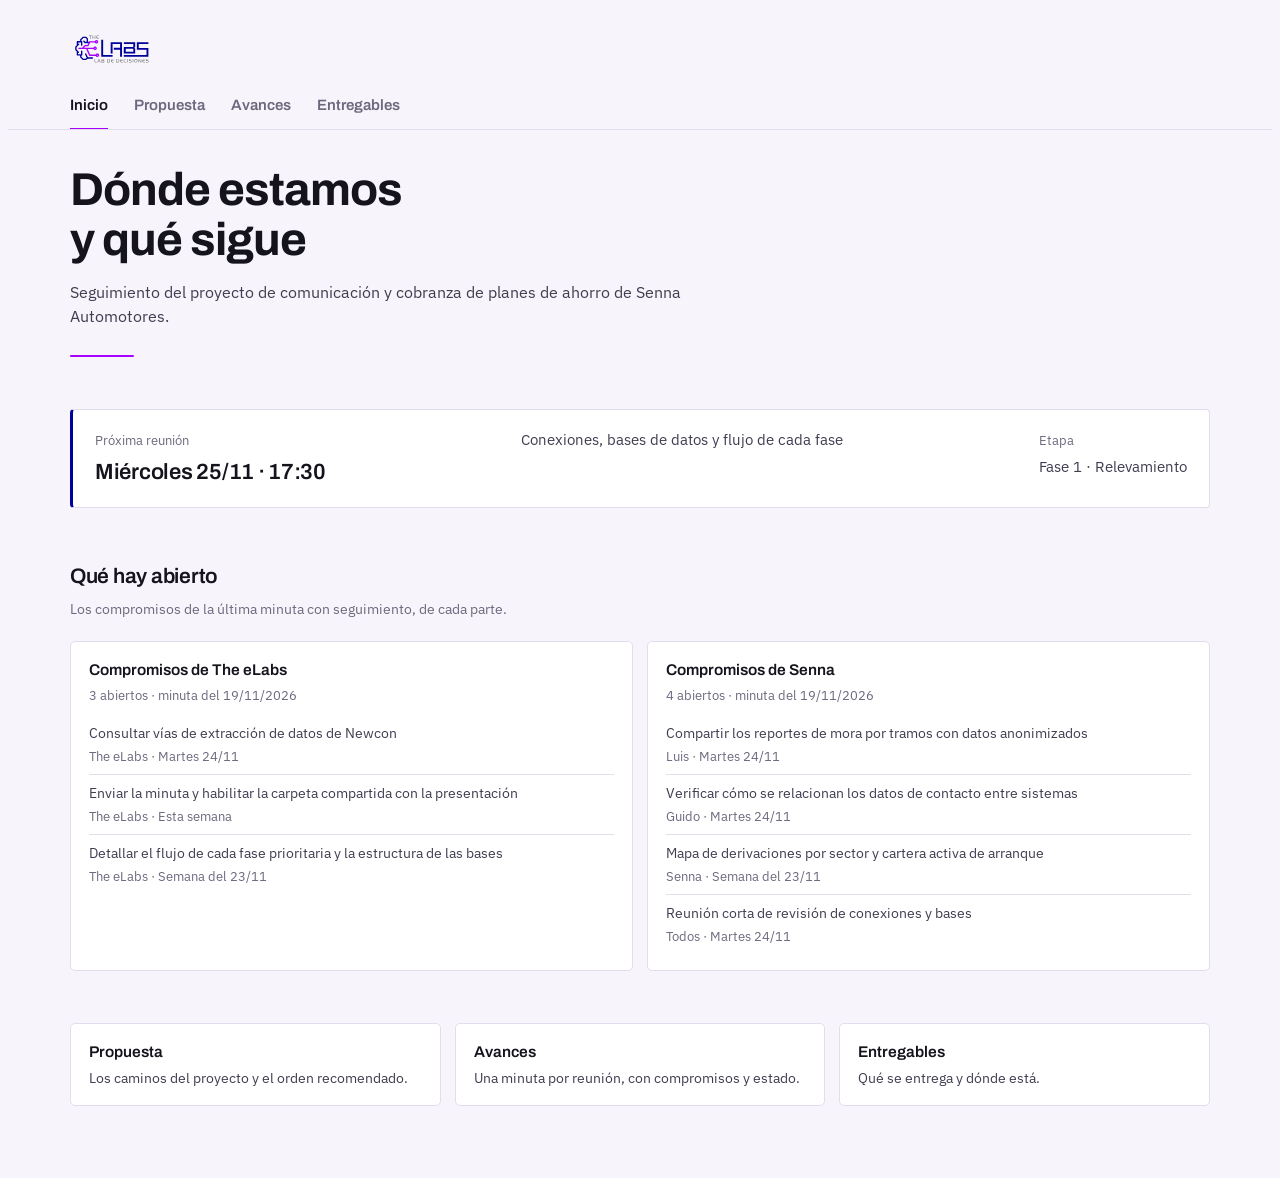
<file: index.html>
<!doctype html>
<html lang="es">
<head>
<meta charset="utf-8">
<meta name="viewport" content="width=device-width, initial-scale=1, viewport-fit=cover">
<title>Senna Automotores · The eLabs</title>
<link rel="preconnect" href="https://fonts.googleapis.com">
<link rel="preconnect" href="https://fonts.gstatic.com" crossorigin>
<link rel="stylesheet" href="https://fonts.googleapis.com/css2?family=Archivo:wght@500;600;700&family=IBM+Plex+Mono:wght@500;600&family=IBM+Plex+Sans:wght@400;500;600&display=swap">
<link rel="stylesheet" href="assets/estilos.css">
</head>
<body>
<header class="site">
  <div class="shell">
    <div class="brand"><svg xmlns="http://www.w3.org/2000/svg" viewBox="0 0 1197.17 537.31"> <polygon class="cls-2" points="601.92 351.81 601.92 378.47 441.96 378.47 441.96 137.12 468.62 137.12 468.62 351.81 601.92 351.81"/> <polygon class="cls-2" points="601.92 332.47 575.26 332.47 575.26 172.51 735.22 172.51 735.22 378.47 708.56 378.47 708.56 277.61 619.58 277.61 619.58 250.95 708.56 250.95 708.56 199.17 601.92 199.17 601.92 332.47"/> <path class="cls-2" d="M761.88,239.16h133.3v-39.99h-133.3s0-31.1,0-26.66h159.96v66.65l-13.33,13.33,13.33,13.33v66.65h-159.96c-2.46,2.46,0-93.31,0-93.31ZM788.54,305.81h106.64v-39.99h-106.64v39.99Z"/> <polygon class="cls-2" points="1108.46 172.51 1108.46 199.17 972.16 199.17 972.16 253.31 1108.46 253.31 1108.46 378.47 760.93 378.47 760.93 351.81 1081.8 351.81 1081.8 279.97 945.5 279.97 945.5 172.51 1108.46 172.51"/> <path class="cls-2" d="M316.67,386.35h-62.44l-24.54-51.29c-2.27-4.75-7.97-6.76-12.72-4.49-4.75,2.27-6.76,7.97-4.49,12.72l22.94,47.95-13.82,13.82h-33.42l-26.45-26.45v-16.47h3.32c2.51,0,4.97-1.02,6.74-2.79s2.79-4.23,2.79-6.74v-51.77c0-5.27-4.27-9.54-9.54-9.54s-9.54,4.27-9.54,9.54v42.23h-41.29v-20.31c3.53,1.66,7.87,1.04,10.79-1.88,3.72-3.72,3.72-9.76,0-13.49l-32.39-32.39v-31.1l37.21-37.21c3.72-3.72,3.72-9.76,0-13.49-3.72-3.72-9.76-3.72-13.49,0l-2.12,2.12v-19.49h41.29v38.62c0,5.27,4.27,9.54,9.54,9.54s9.54-4.27,9.54-9.54v-48.16c0-2.51-1.02-4.97-2.79-6.74s-4.23-2.79-6.74-2.79h-3.32v-16.47l26.45-26.45h33.42l13.37,13.37v39.63h-18.3l-14.75-14.75c-3.72-3.72-9.76-3.72-13.49,0-3.72,3.72-3.72,9.76,0,13.49l17.55,17.55c1.78,1.78,4.23,2.79,6.74,2.79h61.87c5.27,0,9.54-4.27,9.54-9.54s-4.27-9.54-9.54-9.54h-20.55v-43.58c0-2.51-1.02-4.97-2.79-6.74l-18.95-18.95c-1.78-1.78-4.23-2.79-6.74-2.79h-41.32c-2.51,0-4.97,1.02-6.74,2.79l-32.03,32.03c-1.78,1.78-2.79,4.23-2.79,6.74v20.42h-37.97c-2.51,0-4.97,1.02-6.74,2.79s-2.79,4.23-2.79,6.74v45.47c0,.81.11,1.58.3,2.33l-19.11,19.11c-1.78,1.78-2.79,4.23-2.79,6.74v39c0,2.51,1.02,4.97,2.79,6.74l18.81,18.81s0,.06,0,.08v48.02c0,2.51,1.02,4.97,2.79,6.74s4.23,2.79,6.74,2.79h37.97v20.42c0,2.51,1.02,4.97,2.79,6.74l32.03,32.03c1.78,1.78,4.23,2.79,6.74,2.79h41.32c2.51,0,4.97-1.02,6.74-2.79l15.91-15.91s0,0,.01,0h68.45c5.27,0,9.54-4.27,9.54-9.54s-4.27-9.54-9.54-9.54Z"/> <path class="cls-3" d="M409.98,346.94c-1.9-4.49-5.05-8.28-9.02-10.96-3.97-2.69-8.82-4.27-13.95-4.26-3.42,0-6.72.7-9.71,1.96-4.49,1.9-8.28,5.05-10.96,9.02-.93,1.37-1.72,2.86-2.36,4.41h-78.86l-35.67-78.13h82.4c.02.06.04.12.07.17,1.9,4.49,5.05,8.28,9.02,10.96,3.97,2.69,8.82,4.27,13.95,4.26,3.42,0,6.72-.7,9.71-1.96,4.49-1.9,8.28-5.05,10.96-9.02,2.69-3.97,4.27-8.82,4.26-13.95,0-3.42-.7-6.72-1.96-9.71-1.9-4.49-5.05-8.28-9.02-10.96-3.97-2.69-8.82-4.27-13.95-4.26-3.42,0-6.72.7-9.71,1.96-4.49,1.9-8.28,5.05-10.96,9.02-.93,1.37-1.72,2.86-2.36,4.41h-133.44l18.76-18.76h36.33c3.68,0,7.05-2.14,8.62-5.47l22.91-48.54h66.22c.02.06.04.12.07.17,1.9,4.49,5.05,8.28,9.02,10.96,3.97,2.69,8.82,4.27,13.95,4.26,3.42,0,6.72-.7,9.71-1.96,4.49-1.9,8.28-5.05,10.96-9.02,2.69-3.97,4.27-8.82,4.26-13.95,0-3.42-.7-6.72-1.96-9.71-1.9-4.49-5.05-8.28-9.02-10.96-3.97-2.69-8.82-4.27-13.95-4.26-3.42,0-6.72.7-9.71,1.96-4.49,1.9-8.28,5.05-10.96,9.02-.93,1.37-1.72,2.86-2.36,4.41h-72.28c-3.68,0-7.05,2.14-8.62,5.47l-22.91,48.54h-34.23c-2.51,0-4.97,1.02-6.74,2.79l-34.41,34.41c-.2.2-.39.41-.57.63h-46.6c-5.27,0-9.54,4.27-9.54,9.54s4.27,9.54,9.54,9.54h103.57l41.84,91.63c1.55,3.4,4.94,5.58,8.68,5.58h84.98c.02.06.04.12.07.17,1.9,4.49,5.05,8.28,9.02,10.96,3.97,2.69,8.82,4.27,13.95,4.26,3.42,0,6.72-.7,9.71-1.96,4.49-1.9,8.28-5.05,10.96-9.02,2.69-3.97,4.27-8.82,4.26-13.95,0-3.42-.7-6.72-1.96-9.71ZM368.88,165.32c.44-1.04,1.19-1.95,2.14-2.59.95-.63,2.02-.99,3.27-1,.84,0,1.58.16,2.28.46,1.04.44,1.95,1.19,2.59,2.14.63.95.99,2.02,1,3.27,0,.84-.16,1.58-.46,2.28-.44,1.04-1.19,1.95-2.14,2.59-.95.63-2.02.99-3.27,1-.84,0-1.58-.16-2.28-.46-1.04-.44-1.95-1.19-2.59-2.14-.63-.95-.99-2.02-1-3.27,0-.84.16-1.58.46-2.28ZM349.48,257.17c.44-1.04,1.19-1.95,2.14-2.59.95-.63,2.02-.99,3.27-1,.84,0,1.58.16,2.28.46,1.04.44,1.95,1.19,2.59,2.14.63.95.99,2.02,1,3.27,0,.84-.16,1.58-.46,2.28-.44,1.04-1.19,1.95-2.14,2.59-.95.63-2.02.99-3.27,1-.84,0-1.58-.16-2.28-.46-1.04-.44-1.95-1.19-2.59-2.14-.63-.95-.99-2.02-1-3.27,0-.84.16-1.58.46-2.28ZM392.41,358.93c-.44,1.04-1.19,1.95-2.14,2.59-.95.63-2.02.99-3.27,1-.84,0-1.58-.16-2.28-.46-1.04-.44-1.95-1.19-2.59-2.14-.63-.95-.99-2.02-1-3.27,0-.84.16-1.58.46-2.28.44-1.04,1.19-1.95,2.14-2.59.95-.63,2.02-.99,3.27-1,.84,0,1.58.16,2.28.46,1.04.44,1.95,1.19,2.59,2.14.63.95.99,2.02,1,3.27,0,.84-.16,1.58-.46,2.28Z"/> <path class="cls-1" d="M354.61,412.38v26.51c0,5.67.62,8.4,2.12,10.18,1.91,2.12,5.06,3.07,9.84,3.07h9.77v5.81h-11.21c-7.04,0-11-1.3-14.14-4.65-2.73-2.94-3.69-6.56-3.69-13.53v-27.4h7.31Z"/> <path class="cls-1" d="M405.93,412.38h9.57l18.11,45.58h-7.72l-4.65-11.89h-21.59l-4.85,11.89h-7.72l18.86-45.58ZM401.83,440.26h17.08l-8.34-22.41-8.75,22.41Z"/> <path class="cls-1" d="M447,412.38h21.8c7.17,0,10.25.82,12.71,3.55,1.91,2.12,3.01,4.99,3.01,8.13,0,4.92-2.25,8.27-7.04,10.45,5.4,1.91,7.72,5.12,7.72,10.52,0,4.51-1.91,8.4-5.33,10.52-2.53,1.64-6.56,2.39-12.85,2.39h-20.02v-45.58ZM468.79,431.65c2.94,0,4.51-.34,5.81-1.37,1.5-1.16,2.39-3.07,2.39-5.4,0-2.05-.68-3.89-1.91-5.06-1.3-1.3-2.6-1.64-6.29-1.64h-14.49v13.46h14.49ZM468.18,452.15c6.22,0,9.29-2.46,9.29-7.58s-2.53-7.11-8.68-7.11h-14.49v14.69h13.87Z"/> <path class="cls-1" d="M543.69,412.38c9.57,0,13.32,1.16,17.08,5.12,3.96,4.17,5.74,9.57,5.74,17.22,0,10.32-2.94,17.42-8.68,20.77-3.35,1.98-6.01,2.46-13.46,2.46h-18.18v-45.58h17.49ZM533.51,452.15h11.62c5.53,0,8.88-1.43,11-4.78,1.78-2.67,2.67-6.7,2.67-11.62,0-5.88-1.3-10.86-3.48-13.73-2.12-2.73-5.12-3.83-10.66-3.83h-11.14v33.96Z"/> <path class="cls-1" d="M614.55,418.19h-13.26c-6.63,0-9.57,1.37-11.89,5.4-1.37,2.32-1.85,4.3-2.05,8.54h27.2v5.81h-27.26c.07,3.48.75,6.29,2.19,8.88,2.25,3.9,5.33,5.33,11.41,5.33h13.67v5.81h-14.96c-8.06,0-12.44-1.71-15.92-6.35-3.07-4.1-4.37-8.75-4.37-15.51,0-9.29,2.66-15.99,7.99-20.16,3.21-2.46,7.58-3.55,14.42-3.55h12.85v5.81Z"/> <path class="cls-1" d="M673.59,412.38c9.57,0,13.32,1.16,17.08,5.12,3.96,4.17,5.74,9.57,5.74,17.22,0,10.32-2.94,17.42-8.68,20.77-3.35,1.98-6.01,2.46-13.46,2.46h-18.17v-45.58h17.49ZM663.41,452.15h11.62c5.54,0,8.88-1.43,11-4.78,1.78-2.67,2.67-6.7,2.67-11.62,0-5.88-1.3-10.86-3.49-13.73-2.12-2.73-5.12-3.83-10.66-3.83h-11.14v33.96Z"/> <path class="cls-1" d="M744.46,418.19h-13.26c-6.63,0-9.57,1.37-11.89,5.4-1.37,2.32-2.05,4.3-2.05,8.54h27.2v5.81h-27.26c.07,3.48.75,6.29,2.19,8.88,2.25,3.9,5.33,5.33,11.41,5.33h13.67v5.81h-14.96c-8.06,0-12.44-1.71-15.92-6.35-3.08-4.1-4.37-8.75-4.37-15.51,0-9.29,2.67-15.99,7.99-20.16,3.21-2.46,7.58-3.55,14.42-3.55h12.85v5.81Z"/> <path class="cls-1" d="M794.82,457.96h-14.14c-8.54,0-13.12-1.44-16.74-5.19-3.62-3.83-5.81-10.25-5.81-17.29,0-8.54,3.21-16.33,8.2-19.95,3.08-2.19,7.38-3.14,13.94-3.14h14.55v5.81h-14.14c-6.42,0-9.02.89-11.21,3.62-2.25,2.94-3.62,8.13-3.62,13.87s1.5,10.32,4.17,13.19c2.39,2.53,5.06,3.28,11.27,3.28h13.53v5.81Z"/> <rect class="cls-1" x="810.26" y="412.38" width="7.31" height="45.58"/> <path class="cls-1" d="M834.73,452.15h19.68c3.42,0,5.26-.34,6.7-1.23,1.91-1.16,2.87-3.07,2.87-5.74,0-3.48-1.44-5.88-4.1-6.7-1.3-.34-3.01-.48-6.83-.48h-3.76c-5.67,0-9.16-.68-11.55-2.32-3.01-1.98-4.65-5.4-4.65-9.57,0-5.12,2.46-9.5,6.56-11.82,2.53-1.37,5.67-1.91,11.14-1.91h18.72v5.81h-18.72c-4.03,0-5.81.34-7.38,1.3-1.57,1.09-2.6,3.14-2.6,5.6,0,4.58,2.8,6.35,9.98,6.35h2.73c7.99,0,11.21.62,13.73,2.67,2.8,2.32,4.44,6.29,4.44,10.8,0,5.33-2.39,9.43-6.63,11.48-2.6,1.23-5.19,1.57-11.55,1.57h-18.79v-5.81Z"/> <rect class="cls-1" x="887.28" y="412.38" width="7.31" height="45.58"/> <path class="cls-1" d="M954.11,435.07c0,8.88-2.12,14.69-6.63,18.59-3.89,3.28-9.29,4.99-15.78,4.99-7.79,0-13.87-2.46-17.29-6.97-2.73-3.55-4.44-10.04-4.44-16.4,0-6.97,2.05-13.46,5.33-17.08,3.96-4.44,9.57-6.49,17.49-6.49,14.28,0,21.32,7.72,21.32,23.37ZM919.46,424.41c-1.09,2.46-1.78,6.49-1.78,10.73,0,12.37,4.37,17.7,14.49,17.7,6.42,0,10.73-2.39,12.71-7.04.89-2.12,1.5-6.22,1.5-10.32,0-5.6-.96-10.39-2.67-12.85-2.32-3.48-6.08-5.12-11.62-5.12-6.15,0-10.59,2.46-12.64,6.9Z"/> <polygon class="cls-1" points="976.59 457.96 969.55 457.96 969.55 412.38 978.23 412.38 1001.53 448.87 1001.53 412.38 1008.57 412.38 1008.57 457.96 1000.16 457.96 976.59 421.6 976.59 457.96"/> <path class="cls-1" d="M1059.2,418.19h-13.26c-6.63,0-9.57,1.37-11.89,5.4-1.37,2.32-1.84,4.3-2.05,8.54h27.2v5.81h-27.26c.07,3.48.75,6.29,2.19,8.88,2.25,3.9,5.33,5.33,11.41,5.33h13.67v5.81h-14.96c-8.06,0-12.44-1.71-15.92-6.35-3.08-4.1-4.37-8.75-4.37-15.51,0-9.29,2.67-15.99,7.99-20.16,3.21-2.46,7.58-3.55,14.42-3.55h12.85v5.81Z"/> <path class="cls-1" d="M1074.65,452.15h19.68c3.42,0,5.26-.34,6.7-1.23,1.91-1.16,2.87-3.07,2.87-5.74,0-3.48-1.44-5.88-4.1-6.7-1.3-.34-3.01-.48-6.83-.48h-3.76c-5.67,0-9.16-.68-11.55-2.32-3.01-1.98-4.65-5.4-4.65-9.57,0-5.12,2.46-9.5,6.56-11.82,2.53-1.37,5.67-1.91,11.14-1.91h18.72v5.81h-18.72c-4.03,0-5.81.34-7.38,1.3-1.57,1.09-2.6,3.14-2.6,5.6,0,4.58,2.8,6.35,9.98,6.35h2.73c7.99,0,11.21.62,13.73,2.67,2.8,2.32,4.44,6.29,4.44,10.8,0,5.33-2.39,9.43-6.63,11.48-2.6,1.23-5.19,1.57-11.55,1.57h-18.79v-5.81Z"/> <polygon class="cls-1" points="269.05 83.42 269.05 77.62 307.86 77.62 307.86 83.42 292.15 83.42 292.15 123.19 284.84 123.19 284.84 83.42 269.05 83.42"/> <polygon class="cls-1" points="357.82 123.19 350.5 123.19 350.5 103.04 326.45 103.04 326.45 123.19 319.14 123.19 319.14 77.62 326.45 77.62 326.45 97.23 350.5 97.23 350.5 77.62 357.82 77.62 357.82 123.19"/> <path class="cls-1" d="M406.4,83.42h-13.26c-6.63,0-9.57,1.37-11.89,5.4-1.37,2.32-1.85,4.3-2.05,8.54h27.19v5.81h-27.26c.07,3.48.75,6.29,2.19,8.88,2.25,3.9,5.33,5.33,11.41,5.33h13.67v5.81h-14.96c-8.06,0-12.44-1.71-15.92-6.35-3.07-4.1-4.37-8.75-4.37-15.51,0-9.29,2.66-15.99,7.99-20.16,3.21-2.46,7.58-3.55,14.42-3.55h12.85v5.81Z"/> </svg></div>
    <nav class="tabs" id="nav" aria-label="Secciones"></nav>
  </div>
</header>
<main id="main"></main>
<noscript><p style="padding:20px">Este sitio necesita JavaScript.</p></noscript>
<script src="assets/app.js"></script>
</body>
</html>
</file>
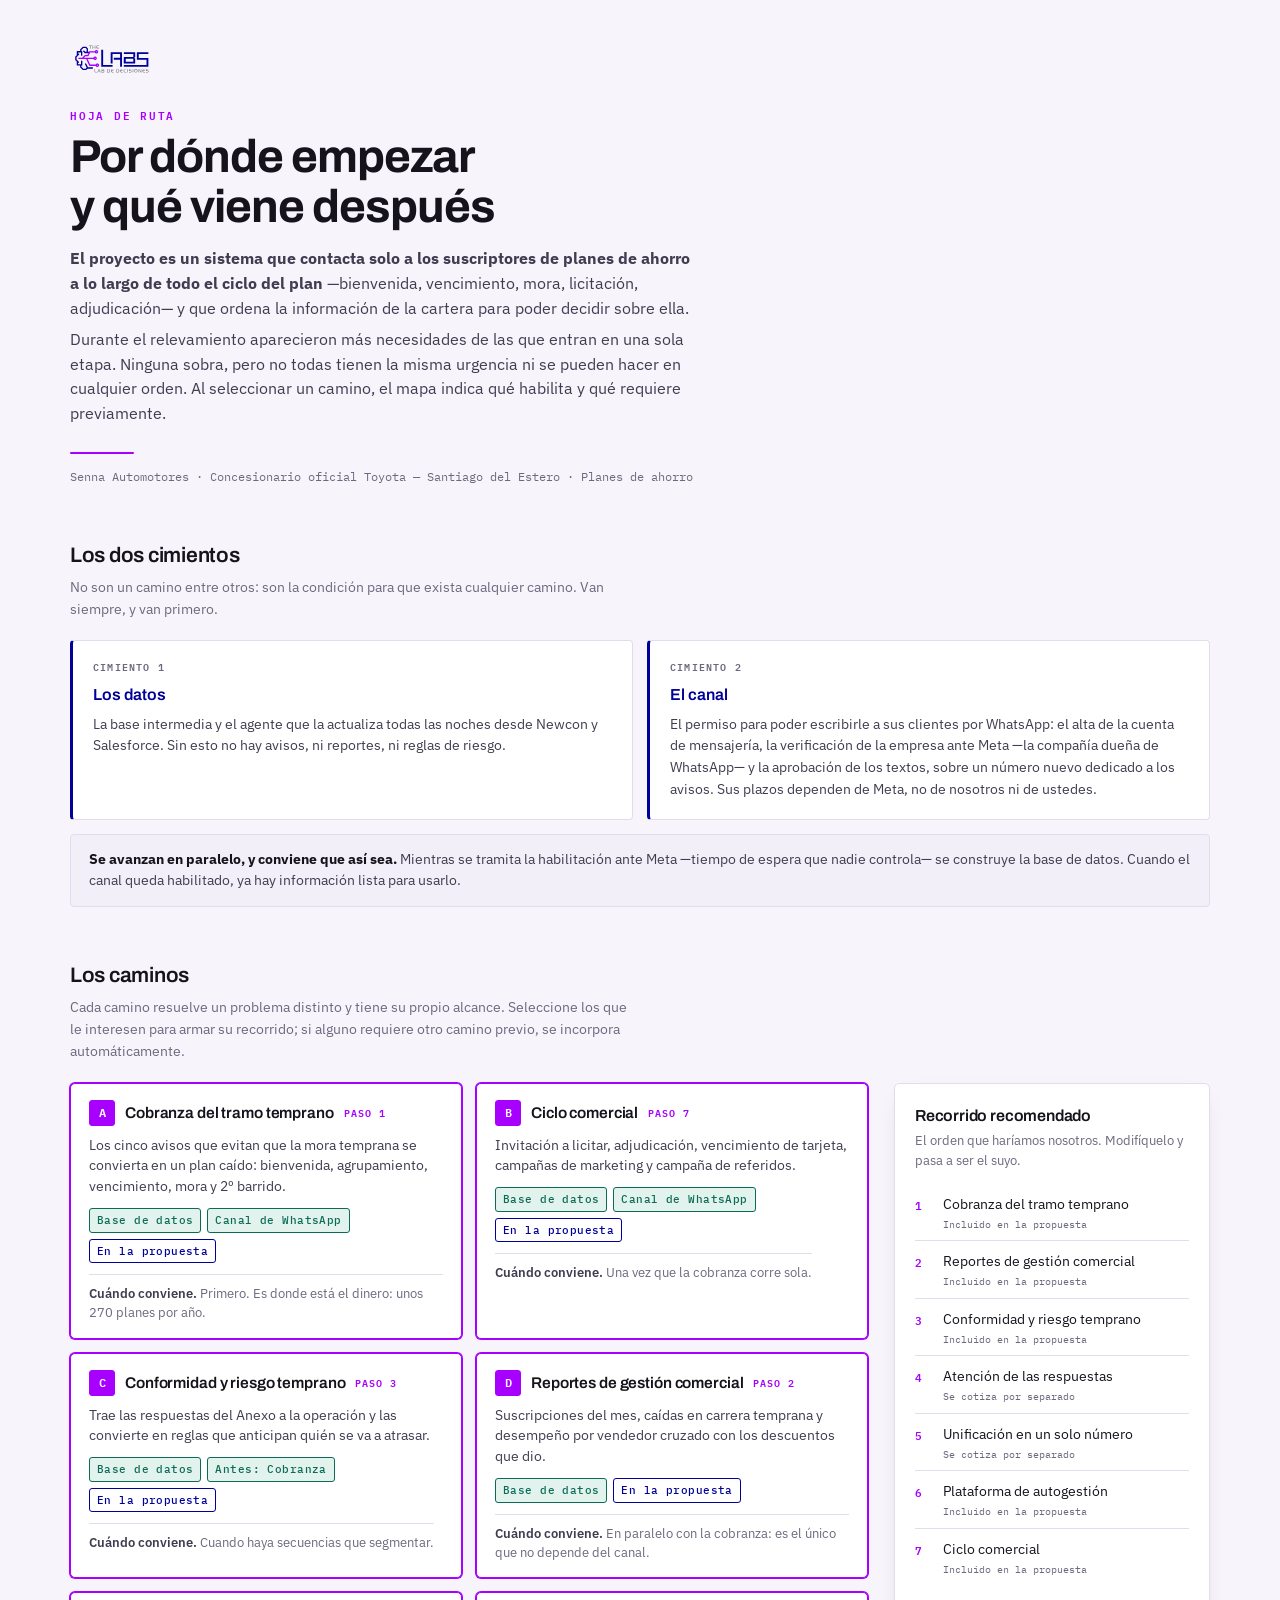
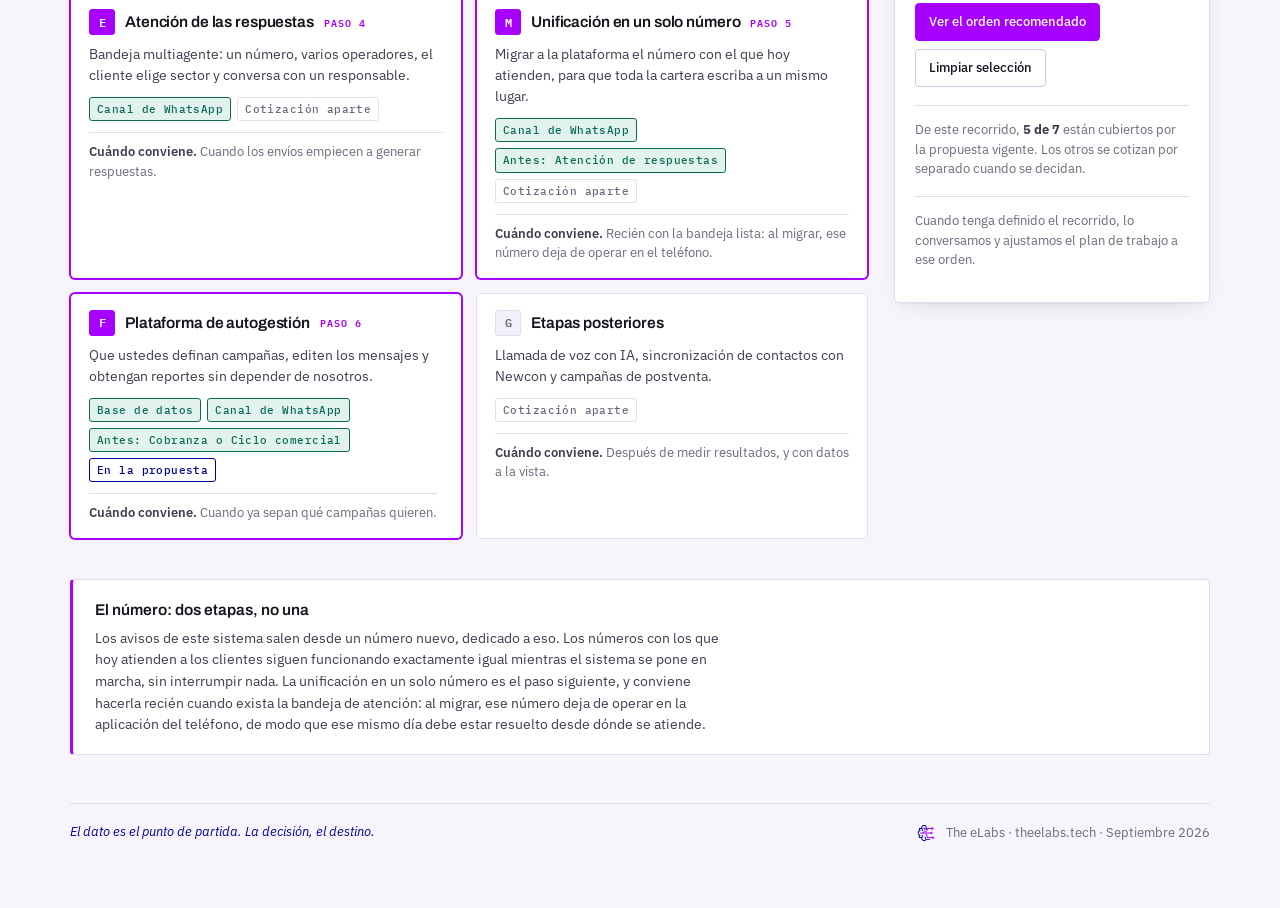
<file: hoja-de-ruta-senna.html>
<!doctype html><html><head><meta charset=utf8><meta name=viewport content="width=device-width,initial-scale=1,viewport-fit=cover"><style>:root{color-scheme:light;box-sizing:border-box;padding-top:env(safe-area-inset-top,0px);padding-bottom:env(safe-area-inset-bottom,0px)}html{scroll-padding-top:env(safe-area-inset-top,0px)}body{margin:0;padding:0;font:14px -apple-system,BlinkMacSystemFont,sans-serif;background:#faf9f5;color:#141413}img{max-width:100%}[hidden]:not([hidden=until-found i]){display:none!important}</style></head><body>
<title>Hoja de Ruta Senna</title>
<link rel="preconnect" href="https://fonts.googleapis.com">
<link rel="preconnect" href="https://fonts.gstatic.com" crossorigin>
<link rel="stylesheet" href="https://fonts.googleapis.com/css2?family=Archivo:wght@500;600;700&family=IBM+Plex+Mono:wght@500;600&family=IBM+Plex+Sans:wght@400;500;600&display=swap">

<style>
:root{
  --ground:#F7F5FB;
  --surface:#FFFFFF;
  --surface-2:#F2EFF8;
  --ink:#15131C;
  --ink-soft:#413C50;
  --muted:#6E687E;
  --line:#E2DDEC;
  --line-strong:#CFC7DE;
  --navy:#00009A;
  --morado:#A700FF;
  --morado-soft:#F3E6FF;
  --ready:#0B6B57;
  --ready-soft:#E2F2ED;
  --lock:#8C85A0;
  --logo-neutral:#6D6E70;
  --logo-navy:#00009A;
  --logo-accent:#A700FF;
  --shadow:0 1px 2px rgba(21,19,28,.06), 0 8px 24px -12px rgba(21,19,28,.18);
  --display:'Archivo', 'Helvetica Neue', Arial, sans-serif;
  --body:'IBM Plex Sans', system-ui, -apple-system, sans-serif;
  --mono:'IBM Plex Mono', ui-monospace, 'SF Mono', Menlo, monospace;
}
@media (prefers-color-scheme: dark){
  :root:not([data-theme="light"]){
    --ground:#100F16;
    --surface:#1A1823;
    --surface-2:#221F2E;
    --ink:#F0EDF6;
    --ink-soft:#C8C2D6;
    --muted:#958EA6;
    --line:#2E2A3B;
    --line-strong:#423C55;
    --navy:#8E96FF;
    --morado:#C77CFF;
    --morado-soft:#2E1F3D;
    --ready:#5FD7B4;
    --ready-soft:#12332B;
    --lock:#6E6883;
    --logo-neutral:#B4AFC0;
    --logo-navy:#8E96FF;
    --logo-accent:#C77CFF;
    --shadow:0 1px 2px rgba(0,0,0,.4), 0 8px 24px -12px rgba(0,0,0,.7);
  }
}
:root[data-theme="dark"]{
  --ground:#100F16;
  --surface:#1A1823;
  --surface-2:#221F2E;
  --ink:#F0EDF6;
  --ink-soft:#C8C2D6;
  --muted:#958EA6;
  --line:#2E2A3B;
  --line-strong:#423C55;
  --navy:#8E96FF;
  --morado:#C77CFF;
  --morado-soft:#2E1F3D;
  --ready:#5FD7B4;
  --ready-soft:#12332B;
  --lock:#6E6883;
  --logo-neutral:#B4AFC0;
  --logo-navy:#8E96FF;
  --logo-accent:#C77CFF;
  --shadow:0 1px 2px rgba(0,0,0,.4), 0 8px 24px -12px rgba(0,0,0,.7);
}


/* ---------- marca ---------- */
.brand{margin:0 0 28px;display:flex;align-items:center}
.brand svg{height:38px;width:auto;display:block}
.brand svg .cls-1{fill:var(--logo-neutral)}
.brand svg .cls-2{fill:var(--logo-navy)}
.brand svg .cls-3{fill:var(--logo-accent)}
.brand-foot{display:flex;align-items:center;gap:9px}
.brand-foot svg{height:22px;width:auto;display:block;flex:none}
.brand-foot svg .cls-1{fill:var(--logo-navy)}
.brand-foot svg .cls-2{fill:var(--logo-accent)}

*{box-sizing:border-box}
body{
  background:var(--ground);
  color:var(--ink);
  font-family:var(--body);
  font-size:15px;
  line-height:1.55;
  -webkit-font-smoothing:antialiased;
}
.wrap{max-width:1180px;margin:0 auto;padding-inline:20px;padding-block:40px 64px}

/* ---------- encabezado ---------- */
.eyebrow{
  font-family:var(--mono);font-size:11px;font-weight:600;letter-spacing:.16em;
  text-transform:uppercase;color:var(--morado);margin:0 0 10px
}
h1{
  font-family:var(--display);font-weight:700;font-size:clamp(30px,4.6vw,46px);
  line-height:1.08;letter-spacing:-.022em;margin:0 0 14px;text-wrap:balance;max-width:16ch
}
.sub{max-width:62ch;color:var(--ink-soft);margin:0 0 6px;font-size:16px}
.meta{font-family:var(--mono);font-size:12px;color:var(--muted);margin:14px 0 0}
.rule{height:2px;background:var(--morado);width:64px;margin:26px 0 0;border-radius:2px}

/* ---------- cimientos ---------- */
section{margin-top:52px}
.sec-head{display:flex;align-items:baseline;gap:12px;flex-wrap:wrap;margin-bottom:6px}
h2{
  font-family:var(--display);font-weight:600;font-size:21px;letter-spacing:-.012em;
  margin:0;color:var(--ink)
}
.sec-note{color:var(--muted);font-size:14px;margin:0 0 20px;max-width:70ch}

.base{
  display:grid;grid-template-columns:repeat(2,1fr);gap:14px;
}
.base-card{
  background:var(--surface);border:1px solid var(--line);border-left:3px solid var(--navy);
  border-radius:4px;padding:18px 20px;
}
.base-card h3{
  font-family:var(--display);font-weight:600;font-size:16px;margin:0 0 6px;color:var(--navy)
}
.base-card p{margin:0;color:var(--ink-soft);font-size:14px}
.base-tag{
  font-family:var(--mono);font-size:10px;font-weight:600;letter-spacing:.12em;text-transform:uppercase;
  color:var(--muted);display:block;margin-bottom:8px
}
.parallel{
  margin-top:14px;background:var(--surface-2);border-radius:4px;padding:14px 18px;
  font-size:14px;color:var(--ink-soft);border:1px solid var(--line)
}
.parallel strong{color:var(--ink)}

/* ---------- layout caminos + panel ---------- */
.board{display:grid;grid-template-columns:1fr 316px;gap:26px;align-items:start}
.paths{display:grid;grid-template-columns:repeat(2,1fr);gap:14px}

.card{
  position:relative;text-align:left;width:100%;
  background:var(--surface);border:1px solid var(--line);border-radius:5px;
  padding:16px 18px 15px;cursor:pointer;font:inherit;color:inherit;
  transition:border-color .15s, box-shadow .15s, transform .15s;
  display:flex;flex-direction:column;gap:9px;
}
.card:hover{border-color:var(--line-strong);box-shadow:var(--shadow)}
.card:focus-visible{outline:2px solid var(--morado);outline-offset:2px}
.card[aria-pressed="true"]{border-color:var(--morado);box-shadow:0 0 0 1px var(--morado)}
.card.blocked{background:var(--surface-2)}

.card-top{display:flex;align-items:center;gap:10px}
.code{
  font-family:var(--mono);font-size:12px;font-weight:600;
  width:26px;height:26px;flex:none;display:grid;place-items:center;border-radius:3px;
  background:var(--surface-2);color:var(--muted);border:1px solid var(--line)
}
.card[aria-pressed="true"] .code{background:var(--morado);color:#fff;border-color:var(--morado)}
.card h3{font-family:var(--display);font-weight:600;font-size:15.5px;margin:0;letter-spacing:-.008em;flex:1}
.step{
  font-family:var(--mono);font-size:10px;font-weight:600;letter-spacing:.1em;
  color:var(--morado);text-transform:uppercase
}
.card p{margin:0;font-size:13.5px;color:var(--ink-soft)}
.chips{display:flex;flex-wrap:wrap;gap:6px;margin-top:2px}
.chip{
  font-family:var(--mono);font-size:10.5px;font-weight:500;letter-spacing:.04em;
  padding:3px 7px;border-radius:3px;border:1px solid var(--line);color:var(--muted);
  background:var(--surface)
}
.chip.met{color:var(--ready);border-color:var(--ready);background:var(--ready-soft)}
.chip.unmet{color:var(--lock);border-style:dashed}
.chip.inc{color:var(--navy);border-color:var(--navy)}
.when{
  font-size:12.5px;color:var(--muted);border-top:1px solid var(--line);padding-top:9px;margin-top:2px
}
.when b{color:var(--ink-soft);font-weight:600}

/* ---------- panel ---------- */
.panel{
  position:sticky;top:calc(env(safe-area-inset-top, 0px) + 16px);
  background:var(--surface);border:1px solid var(--line);border-radius:5px;padding:20px;
  box-shadow:var(--shadow)
}
.panel h2{font-size:16px;margin:0 0 3px}
.panel-sub{font-size:12.5px;color:var(--muted);margin:0 0 16px}
ol.route{list-style:none;margin:0;padding:0;display:flex;flex-direction:column;gap:2px}
ol.route li{
  display:flex;align-items:flex-start;gap:10px;padding:8px 0;border-bottom:1px solid var(--line);
  font-size:13.5px
}
ol.route li:last-child{border-bottom:0}
.ord{
  font-family:var(--mono);font-size:11px;font-weight:600;color:var(--morado);
  min-width:18px;padding-top:2px;font-variant-numeric:tabular-nums
}
.route-name{flex:1;color:var(--ink)}
.route-cost{font-family:var(--mono);font-size:10px;color:var(--muted);display:block;margin-top:2px}
.empty{font-size:13.5px;color:var(--muted);padding:10px 0 4px}
.actions{display:flex;gap:8px;margin-top:18px;flex-wrap:wrap}
button.act{
  font:inherit;font-size:13px;font-weight:500;cursor:pointer;padding:8px 13px;border-radius:4px;
  border:1px solid var(--line-strong);background:var(--surface);color:var(--ink);
  transition:background .15s,border-color .15s
}
button.act:hover{background:var(--surface-2);border-color:var(--morado)}
button.act:focus-visible{outline:2px solid var(--morado);outline-offset:2px}
button.act.primary{background:var(--morado);border-color:var(--morado);color:#fff}
button.act.primary:hover{filter:brightness(1.08);background:var(--morado)}
.panel-foot{
  margin-top:18px;padding-top:14px;border-top:1px solid var(--line);
  font-size:12.5px;color:var(--muted)
}
.panel-foot b{color:var(--ink-soft)}

/* ---------- aviso ---------- */
.warn{
  margin-top:40px;background:var(--surface);border:1px solid var(--line);
  border-left:3px solid var(--morado);border-radius:4px;padding:18px 22px
}
.warn h3{font-family:var(--display);font-weight:600;font-size:15.5px;margin:0 0 6px}
.warn p{margin:0;font-size:14px;color:var(--ink-soft);max-width:78ch}

footer{
  margin-top:48px;padding-top:18px;border-top:1px solid var(--line);
  display:flex;justify-content:space-between;gap:14px;flex-wrap:wrap;
  font-size:12.5px;color:var(--muted)
}
footer em{color:var(--navy);font-style:italic}

@media (max-width:980px){
  .board{grid-template-columns:1fr}
  .panel{position:static}
}
@media (max-width:620px){
  .paths{grid-template-columns:1fr}
  .base{grid-template-columns:1fr}
  .wrap{padding-block:30px 48px}
}
@media (prefers-reduced-motion:reduce){*{transition:none!important}}
</style>

<div class="wrap">

  <div class="brand"><svg xmlns="http://www.w3.org/2000/svg" viewBox="0 0 1197.17 537.31"> <polygon class="cls-2" points="601.92 351.81 601.92 378.47 441.96 378.47 441.96 137.12 468.62 137.12 468.62 351.81 601.92 351.81"/> <polygon class="cls-2" points="601.92 332.47 575.26 332.47 575.26 172.51 735.22 172.51 735.22 378.47 708.56 378.47 708.56 277.61 619.58 277.61 619.58 250.95 708.56 250.95 708.56 199.17 601.92 199.17 601.92 332.47"/> <path class="cls-2" d="M761.88,239.16h133.3v-39.99h-133.3s0-31.1,0-26.66h159.96v66.65l-13.33,13.33,13.33,13.33v66.65h-159.96c-2.46,2.46,0-93.31,0-93.31ZM788.54,305.81h106.64v-39.99h-106.64v39.99Z"/> <polygon class="cls-2" points="1108.46 172.51 1108.46 199.17 972.16 199.17 972.16 253.31 1108.46 253.31 1108.46 378.47 760.93 378.47 760.93 351.81 1081.8 351.81 1081.8 279.97 945.5 279.97 945.5 172.51 1108.46 172.51"/> <path class="cls-2" d="M316.67,386.35h-62.44l-24.54-51.29c-2.27-4.75-7.97-6.76-12.72-4.49-4.75,2.27-6.76,7.97-4.49,12.72l22.94,47.95-13.82,13.82h-33.42l-26.45-26.45v-16.47h3.32c2.51,0,4.97-1.02,6.74-2.79s2.79-4.23,2.79-6.74v-51.77c0-5.27-4.27-9.54-9.54-9.54s-9.54,4.27-9.54,9.54v42.23h-41.29v-20.31c3.53,1.66,7.87,1.04,10.79-1.88,3.72-3.72,3.72-9.76,0-13.49l-32.39-32.39v-31.1l37.21-37.21c3.72-3.72,3.72-9.76,0-13.49-3.72-3.72-9.76-3.72-13.49,0l-2.12,2.12v-19.49h41.29v38.62c0,5.27,4.27,9.54,9.54,9.54s9.54-4.27,9.54-9.54v-48.16c0-2.51-1.02-4.97-2.79-6.74s-4.23-2.79-6.74-2.79h-3.32v-16.47l26.45-26.45h33.42l13.37,13.37v39.63h-18.3l-14.75-14.75c-3.72-3.72-9.76-3.72-13.49,0-3.72,3.72-3.72,9.76,0,13.49l17.55,17.55c1.78,1.78,4.23,2.79,6.74,2.79h61.87c5.27,0,9.54-4.27,9.54-9.54s-4.27-9.54-9.54-9.54h-20.55v-43.58c0-2.51-1.02-4.97-2.79-6.74l-18.95-18.95c-1.78-1.78-4.23-2.79-6.74-2.79h-41.32c-2.51,0-4.97,1.02-6.74,2.79l-32.03,32.03c-1.78,1.78-2.79,4.23-2.79,6.74v20.42h-37.97c-2.51,0-4.97,1.02-6.74,2.79s-2.79,4.23-2.79,6.74v45.47c0,.81.11,1.58.3,2.33l-19.11,19.11c-1.78,1.78-2.79,4.23-2.79,6.74v39c0,2.51,1.02,4.97,2.79,6.74l18.81,18.81s0,.06,0,.08v48.02c0,2.51,1.02,4.97,2.79,6.74s4.23,2.79,6.74,2.79h37.97v20.42c0,2.51,1.02,4.97,2.79,6.74l32.03,32.03c1.78,1.78,4.23,2.79,6.74,2.79h41.32c2.51,0,4.97-1.02,6.74-2.79l15.91-15.91s0,0,.01,0h68.45c5.27,0,9.54-4.27,9.54-9.54s-4.27-9.54-9.54-9.54Z"/> <path class="cls-3" d="M409.98,346.94c-1.9-4.49-5.05-8.28-9.02-10.96-3.97-2.69-8.82-4.27-13.95-4.26-3.42,0-6.72.7-9.71,1.96-4.49,1.9-8.28,5.05-10.96,9.02-.93,1.37-1.72,2.86-2.36,4.41h-78.86l-35.67-78.13h82.4c.02.06.04.12.07.17,1.9,4.49,5.05,8.28,9.02,10.96,3.97,2.69,8.82,4.27,13.95,4.26,3.42,0,6.72-.7,9.71-1.96,4.49-1.9,8.28-5.05,10.96-9.02,2.69-3.97,4.27-8.82,4.26-13.95,0-3.42-.7-6.72-1.96-9.71-1.9-4.49-5.05-8.28-9.02-10.96-3.97-2.69-8.82-4.27-13.95-4.26-3.42,0-6.72.7-9.71,1.96-4.49,1.9-8.28,5.05-10.96,9.02-.93,1.37-1.72,2.86-2.36,4.41h-133.44l18.76-18.76h36.33c3.68,0,7.05-2.14,8.62-5.47l22.91-48.54h66.22c.02.06.04.12.07.17,1.9,4.49,5.05,8.28,9.02,10.96,3.97,2.69,8.82,4.27,13.95,4.26,3.42,0,6.72-.7,9.71-1.96,4.49-1.9,8.28-5.05,10.96-9.02,2.69-3.97,4.27-8.82,4.26-13.95,0-3.42-.7-6.72-1.96-9.71-1.9-4.49-5.05-8.28-9.02-10.96-3.97-2.69-8.82-4.27-13.95-4.26-3.42,0-6.72.7-9.71,1.96-4.49,1.9-8.28,5.05-10.96,9.02-.93,1.37-1.72,2.86-2.36,4.41h-72.28c-3.68,0-7.05,2.14-8.62,5.47l-22.91,48.54h-34.23c-2.51,0-4.97,1.02-6.74,2.79l-34.41,34.41c-.2.2-.39.41-.57.63h-46.6c-5.27,0-9.54,4.27-9.54,9.54s4.27,9.54,9.54,9.54h103.57l41.84,91.63c1.55,3.4,4.94,5.58,8.68,5.58h84.98c.02.06.04.12.07.17,1.9,4.49,5.05,8.28,9.02,10.96,3.97,2.69,8.82,4.27,13.95,4.26,3.42,0,6.72-.7,9.71-1.96,4.49-1.9,8.28-5.05,10.96-9.02,2.69-3.97,4.27-8.82,4.26-13.95,0-3.42-.7-6.72-1.96-9.71ZM368.88,165.32c.44-1.04,1.19-1.95,2.14-2.59.95-.63,2.02-.99,3.27-1,.84,0,1.58.16,2.28.46,1.04.44,1.95,1.19,2.59,2.14.63.95.99,2.02,1,3.27,0,.84-.16,1.58-.46,2.28-.44,1.04-1.19,1.95-2.14,2.59-.95.63-2.02.99-3.27,1-.84,0-1.58-.16-2.28-.46-1.04-.44-1.95-1.19-2.59-2.14-.63-.95-.99-2.02-1-3.27,0-.84.16-1.58.46-2.28ZM349.48,257.17c.44-1.04,1.19-1.95,2.14-2.59.95-.63,2.02-.99,3.27-1,.84,0,1.58.16,2.28.46,1.04.44,1.95,1.19,2.59,2.14.63.95.99,2.02,1,3.27,0,.84-.16,1.58-.46,2.28-.44,1.04-1.19,1.95-2.14,2.59-.95.63-2.02.99-3.27,1-.84,0-1.58-.16-2.28-.46-1.04-.44-1.95-1.19-2.59-2.14-.63-.95-.99-2.02-1-3.27,0-.84.16-1.58.46-2.28ZM392.41,358.93c-.44,1.04-1.19,1.95-2.14,2.59-.95.63-2.02.99-3.27,1-.84,0-1.58-.16-2.28-.46-1.04-.44-1.95-1.19-2.59-2.14-.63-.95-.99-2.02-1-3.27,0-.84.16-1.58.46-2.28.44-1.04,1.19-1.95,2.14-2.59.95-.63,2.02-.99,3.27-1,.84,0,1.58.16,2.28.46,1.04.44,1.95,1.19,2.59,2.14.63.95.99,2.02,1,3.27,0,.84-.16,1.58-.46,2.28Z"/> <path class="cls-1" d="M354.61,412.38v26.51c0,5.67.62,8.4,2.12,10.18,1.91,2.12,5.06,3.07,9.84,3.07h9.77v5.81h-11.21c-7.04,0-11-1.3-14.14-4.65-2.73-2.94-3.69-6.56-3.69-13.53v-27.4h7.31Z"/> <path class="cls-1" d="M405.93,412.38h9.57l18.11,45.58h-7.72l-4.65-11.89h-21.59l-4.85,11.89h-7.72l18.86-45.58ZM401.83,440.26h17.08l-8.34-22.41-8.75,22.41Z"/> <path class="cls-1" d="M447,412.38h21.8c7.17,0,10.25.82,12.71,3.55,1.91,2.12,3.01,4.99,3.01,8.13,0,4.92-2.25,8.27-7.04,10.45,5.4,1.91,7.72,5.12,7.72,10.52,0,4.51-1.91,8.4-5.33,10.52-2.53,1.64-6.56,2.39-12.85,2.39h-20.02v-45.58ZM468.79,431.65c2.94,0,4.51-.34,5.81-1.37,1.5-1.16,2.39-3.07,2.39-5.4,0-2.05-.68-3.89-1.91-5.06-1.3-1.3-2.6-1.64-6.29-1.64h-14.49v13.46h14.49ZM468.18,452.15c6.22,0,9.29-2.46,9.29-7.58s-2.53-7.11-8.68-7.11h-14.49v14.69h13.87Z"/> <path class="cls-1" d="M543.69,412.38c9.57,0,13.32,1.16,17.08,5.12,3.96,4.17,5.74,9.57,5.74,17.22,0,10.32-2.94,17.42-8.68,20.77-3.35,1.98-6.01,2.46-13.46,2.46h-18.18v-45.58h17.49ZM533.51,452.15h11.62c5.53,0,8.88-1.43,11-4.78,1.78-2.67,2.67-6.7,2.67-11.62,0-5.88-1.3-10.86-3.48-13.73-2.12-2.73-5.12-3.83-10.66-3.83h-11.14v33.96Z"/> <path class="cls-1" d="M614.55,418.19h-13.26c-6.63,0-9.57,1.37-11.89,5.4-1.37,2.32-1.85,4.3-2.05,8.54h27.2v5.81h-27.26c.07,3.48.75,6.29,2.19,8.88,2.25,3.9,5.33,5.33,11.41,5.33h13.67v5.81h-14.96c-8.06,0-12.44-1.71-15.92-6.35-3.07-4.1-4.37-8.75-4.37-15.51,0-9.29,2.66-15.99,7.99-20.16,3.21-2.46,7.58-3.55,14.42-3.55h12.85v5.81Z"/> <path class="cls-1" d="M673.59,412.38c9.57,0,13.32,1.16,17.08,5.12,3.96,4.17,5.74,9.57,5.74,17.22,0,10.32-2.94,17.42-8.68,20.77-3.35,1.98-6.01,2.46-13.46,2.46h-18.17v-45.58h17.49ZM663.41,452.15h11.62c5.54,0,8.88-1.43,11-4.78,1.78-2.67,2.67-6.7,2.67-11.62,0-5.88-1.3-10.86-3.49-13.73-2.12-2.73-5.12-3.83-10.66-3.83h-11.14v33.96Z"/> <path class="cls-1" d="M744.46,418.19h-13.26c-6.63,0-9.57,1.37-11.89,5.4-1.37,2.32-2.05,4.3-2.05,8.54h27.2v5.81h-27.26c.07,3.48.75,6.29,2.19,8.88,2.25,3.9,5.33,5.33,11.41,5.33h13.67v5.81h-14.96c-8.06,0-12.44-1.71-15.92-6.35-3.08-4.1-4.37-8.75-4.37-15.51,0-9.29,2.67-15.99,7.99-20.16,3.21-2.46,7.58-3.55,14.42-3.55h12.85v5.81Z"/> <path class="cls-1" d="M794.82,457.96h-14.14c-8.54,0-13.12-1.44-16.74-5.19-3.62-3.83-5.81-10.25-5.81-17.29,0-8.54,3.21-16.33,8.2-19.95,3.08-2.19,7.38-3.14,13.94-3.14h14.55v5.81h-14.14c-6.42,0-9.02.89-11.21,3.62-2.25,2.94-3.62,8.13-3.62,13.87s1.5,10.32,4.17,13.19c2.39,2.53,5.06,3.28,11.27,3.28h13.53v5.81Z"/> <rect class="cls-1" x="810.26" y="412.38" width="7.31" height="45.58"/> <path class="cls-1" d="M834.73,452.15h19.68c3.42,0,5.26-.34,6.7-1.23,1.91-1.16,2.87-3.07,2.87-5.74,0-3.48-1.44-5.88-4.1-6.7-1.3-.34-3.01-.48-6.83-.48h-3.76c-5.67,0-9.16-.68-11.55-2.32-3.01-1.98-4.65-5.4-4.65-9.57,0-5.12,2.46-9.5,6.56-11.82,2.53-1.37,5.67-1.91,11.14-1.91h18.72v5.81h-18.72c-4.03,0-5.81.34-7.38,1.3-1.57,1.09-2.6,3.14-2.6,5.6,0,4.58,2.8,6.35,9.98,6.35h2.73c7.99,0,11.21.62,13.73,2.67,2.8,2.32,4.44,6.29,4.44,10.8,0,5.33-2.39,9.43-6.63,11.48-2.6,1.23-5.19,1.57-11.55,1.57h-18.79v-5.81Z"/> <rect class="cls-1" x="887.28" y="412.38" width="7.31" height="45.58"/> <path class="cls-1" d="M954.11,435.07c0,8.88-2.12,14.69-6.63,18.59-3.89,3.28-9.29,4.99-15.78,4.99-7.79,0-13.87-2.46-17.29-6.97-2.73-3.55-4.44-10.04-4.44-16.4,0-6.97,2.05-13.46,5.33-17.08,3.96-4.44,9.57-6.49,17.49-6.49,14.28,0,21.32,7.72,21.32,23.37ZM919.46,424.41c-1.09,2.46-1.78,6.49-1.78,10.73,0,12.37,4.37,17.7,14.49,17.7,6.42,0,10.73-2.39,12.71-7.04.89-2.12,1.5-6.22,1.5-10.32,0-5.6-.96-10.39-2.67-12.85-2.32-3.48-6.08-5.12-11.62-5.12-6.15,0-10.59,2.46-12.64,6.9Z"/> <polygon class="cls-1" points="976.59 457.96 969.55 457.96 969.55 412.38 978.23 412.38 1001.53 448.87 1001.53 412.38 1008.57 412.38 1008.57 457.96 1000.16 457.96 976.59 421.6 976.59 457.96"/> <path class="cls-1" d="M1059.2,418.19h-13.26c-6.63,0-9.57,1.37-11.89,5.4-1.37,2.32-1.84,4.3-2.05,8.54h27.2v5.81h-27.26c.07,3.48.75,6.29,2.19,8.88,2.25,3.9,5.33,5.33,11.41,5.33h13.67v5.81h-14.96c-8.06,0-12.44-1.71-15.92-6.35-3.08-4.1-4.37-8.75-4.37-15.51,0-9.29,2.67-15.99,7.99-20.16,3.21-2.46,7.58-3.55,14.42-3.55h12.85v5.81Z"/> <path class="cls-1" d="M1074.65,452.15h19.68c3.42,0,5.26-.34,6.7-1.23,1.91-1.16,2.87-3.07,2.87-5.74,0-3.48-1.44-5.88-4.1-6.7-1.3-.34-3.01-.48-6.83-.48h-3.76c-5.67,0-9.16-.68-11.55-2.32-3.01-1.98-4.65-5.4-4.65-9.57,0-5.12,2.46-9.5,6.56-11.82,2.53-1.37,5.67-1.91,11.14-1.91h18.72v5.81h-18.72c-4.03,0-5.81.34-7.38,1.3-1.57,1.09-2.6,3.14-2.6,5.6,0,4.58,2.8,6.35,9.98,6.35h2.73c7.99,0,11.21.62,13.73,2.67,2.8,2.32,4.44,6.29,4.44,10.8,0,5.33-2.39,9.43-6.63,11.48-2.6,1.23-5.19,1.57-11.55,1.57h-18.79v-5.81Z"/> <polygon class="cls-1" points="269.05 83.42 269.05 77.62 307.86 77.62 307.86 83.42 292.15 83.42 292.15 123.19 284.84 123.19 284.84 83.42 269.05 83.42"/> <polygon class="cls-1" points="357.82 123.19 350.5 123.19 350.5 103.04 326.45 103.04 326.45 123.19 319.14 123.19 319.14 77.62 326.45 77.62 326.45 97.23 350.5 97.23 350.5 77.62 357.82 77.62 357.82 123.19"/> <path class="cls-1" d="M406.4,83.42h-13.26c-6.63,0-9.57,1.37-11.89,5.4-1.37,2.32-1.85,4.3-2.05,8.54h27.19v5.81h-27.26c.07,3.48.75,6.29,2.19,8.88,2.25,3.9,5.33,5.33,11.41,5.33h13.67v5.81h-14.96c-8.06,0-12.44-1.71-15.92-6.35-3.07-4.1-4.37-8.75-4.37-15.51,0-9.29,2.66-15.99,7.99-20.16,3.21-2.46,7.58-3.55,14.42-3.55h12.85v5.81Z"/> </svg></div>
  <p class="eyebrow">Hoja de ruta</p>
  <h1>Por dónde empezar y qué viene después</h1>
  <p class="sub"><strong>El proyecto es un sistema que contacta solo a los suscriptores de planes de ahorro a lo largo de todo el ciclo del plan</strong> —bienvenida, vencimiento, mora, licitación, adjudicación— y que ordena la información de la cartera para poder decidir sobre ella.</p>
  <p class="sub">Durante el relevamiento aparecieron más necesidades de las que entran en una sola etapa. Ninguna sobra, pero no todas tienen la misma urgencia ni se pueden hacer en cualquier orden. Al seleccionar un camino, el mapa indica qué habilita y qué requiere previamente.</p>
  <div class="rule"></div>
  <p class="meta">Senna Automotores · Concesionario oficial Toyota — Santiago del Estero · Planes de ahorro</p>

  <section>
    <div class="sec-head"><h2>Los dos cimientos</h2></div>
    <p class="sec-note">No son un camino entre otros: son la condición para que exista cualquier camino. Van siempre, y van primero.</p>
    <div class="base">
      <div class="base-card">
        <span class="base-tag">Cimiento 1</span>
        <h3>Los datos</h3>
        <p>La base intermedia y el agente que la actualiza todas las noches desde Newcon y Salesforce. Sin esto no hay avisos, ni reportes, ni reglas de riesgo.</p>
      </div>
      <div class="base-card">
        <span class="base-tag">Cimiento 2</span>
        <h3>El canal</h3>
        <p>El permiso para poder escribirle a sus clientes por WhatsApp: el alta de la cuenta de mensajería, la verificación de la empresa ante Meta —la compañía dueña de WhatsApp— y la aprobación de los textos, sobre un número nuevo dedicado a los avisos. Sus plazos dependen de Meta, no de nosotros ni de ustedes.</p>
      </div>
    </div>
    <p class="parallel"><strong>Se avanzan en paralelo, y conviene que así sea.</strong> Mientras se tramita la habilitación ante Meta —tiempo de espera que nadie controla— se construye la base de datos. Cuando el canal queda habilitado, ya hay información lista para usarlo.</p>
  </section>

  <section>
    <div class="sec-head"><h2>Los caminos</h2></div>
    <p class="sec-note">Cada camino resuelve un problema distinto y tiene su propio alcance. Seleccione los que le interesen para armar su recorrido; si alguno requiere otro camino previo, se incorpora automáticamente.</p>
    <div class="board">
      <div class="paths" id="paths"></div>
      <aside class="panel">
        <h2 id="panelTitle">Recorrido recomendado</h2>
        <p class="panel-sub" id="panelSub">El orden que haríamos nosotros. Modifíquelo y pasa a ser el suyo.</p>
        <ol class="route" id="route"></ol>
        <div class="actions">
          <button class="act primary" id="reset" type="button">Ver el orden recomendado</button>
          <button class="act" id="clear" type="button">Limpiar selección</button>
        </div>
        <p class="panel-foot" id="coverage"></p>
        <p class="panel-foot">Cuando tenga definido el recorrido, lo conversamos y ajustamos el plan de trabajo a ese orden.</p>
      </aside>
    </div>
  </section>

  <div class="warn">
    <h3>El número: dos etapas, no una</h3>
    <p>Los avisos de este sistema salen desde un número nuevo, dedicado a eso. Los números con los que hoy atienden a los clientes siguen funcionando exactamente igual mientras el sistema se pone en marcha, sin interrumpir nada. La unificación en un solo número es el paso siguiente, y conviene hacerla recién cuando exista la bandeja de atención: al migrar, ese número deja de operar en la aplicación del teléfono, de modo que ese mismo día debe estar resuelto desde dónde se atiende.</p>
  </div>

  <footer>
    <span><em>El dato es el punto de partida. La decisión, el destino.</em></span>
    <span class="brand-foot"><svg xmlns="http://www.w3.org/2000/svg" viewBox="0 0 400 400"> <path class="cls-1" d="M265.3,312.09h-55.15l-21.68-45.31c-2.01-4.2-7.04-5.97-11.23-3.96-4.2,2.01-5.97,7.04-3.96,11.23l20.26,42.35-12.21,12.21h-29.52l-23.36-23.36v-14.55h2.93c2.22,0,4.39-.9,5.96-2.47,1.57-1.57,2.47-3.74,2.47-5.96v-45.73c0-4.65-3.77-8.42-8.42-8.42s-8.42,3.77-8.42,8.42v37.31h-36.47v-17.94c3.12,1.46,6.95.92,9.53-1.66,3.29-3.29,3.29-8.62,0-11.91l-28.61-28.61v-27.47l32.86-32.86c3.29-3.29,3.29-8.62,0-11.91-3.29-3.29-8.62-3.29-11.91,0l-1.87,1.87v-17.22h36.47v34.11c0,4.65,3.77,8.42,8.42,8.42s8.42-3.77,8.42-8.42v-42.54c0-2.22-.9-4.39-2.47-5.96-1.57-1.57-3.74-2.47-5.96-2.47h-2.93v-14.55l23.36-23.36h29.52l11.81,11.81v35.01h-16.17l-13.03-13.03c-3.29-3.29-8.62-3.29-11.91,0-3.29,3.29-3.29,8.62,0,11.91l15.5,15.5c1.57,1.57,3.74,2.47,5.96,2.47h54.65c4.65,0,8.42-3.77,8.42-8.42s-3.77-8.42-8.42-8.42h-18.15v-38.49c0-2.22-.9-4.39-2.47-5.96l-16.74-16.74c-1.57-1.57-3.74-2.47-5.96-2.47h-36.5c-2.22,0-4.39.9-5.96,2.47l-28.29,28.29c-1.57,1.57-2.47,3.74-2.47,5.96v18.04h-33.54c-2.22,0-4.39.9-5.96,2.47-1.57,1.57-2.47,3.74-2.47,5.96v40.17c0,.71.1,1.4.26,2.06l-16.88,16.88c-1.57,1.57-2.47,3.74-2.47,5.96v34.45c0,2.22.9,4.39,2.47,5.96l16.62,16.62s0,.05,0,.07v42.41c0,2.22.9,4.39,2.47,5.96s3.74,2.47,5.96,2.47h33.54v18.04c0,2.22.9,4.39,2.47,5.96l28.29,28.29c1.57,1.57,3.74,2.47,5.96,2.47h36.5c2.22,0,4.39-.9,5.96-2.47l14.06-14.06s0,0,.01,0h60.46c4.65,0,8.42-3.77,8.42-8.42s-3.77-8.42-8.42-8.42Z"/> <path class="cls-2" d="M343,270.28c-3.96-3.97-9.52-6.46-15.58-6.45-6.06,0-11.62,2.48-15.58,6.45-2.02,2.02-3.66,4.45-4.78,7.15h-69.65l-31.51-69.01h72.79c1.12,2.7,2.75,5.14,4.78,7.15,3.96,3.97,9.52,6.46,15.58,6.45,6.06,0,11.62-2.48,15.58-6.45,3.97-3.96,6.46-9.52,6.45-15.58,0-6.06-2.48-11.62-6.45-15.58-3.96-3.97-9.52-6.46-15.58-6.45-6.06,0-11.62,2.48-15.58,6.45-2.02,2.02-3.66,4.45-4.78,7.15h-117.86l16.57-16.57h32.09c3.25,0,6.23-1.89,7.62-4.83l20.23-42.88h58.49c1.12,2.7,2.75,5.14,4.78,7.15,3.96,3.97,9.52,6.46,15.58,6.45,6.06,0,11.62-2.48,15.58-6.45,3.97-3.96,6.46-9.52,6.45-15.58,0-6.06-2.48-11.62-6.45-15.58-3.96-3.97-9.52-6.46-15.58-6.45-6.06,0-11.62,2.48-15.58,6.45-2.02,2.02-3.66,4.45-4.78,7.15h-63.83c-3.25,0-6.23,1.89-7.62,4.83l-20.23,42.88h-30.24c-2.22,0-4.39.9-5.96,2.47l-30.4,30.4c-.18.18-.34.37-.5.56h-41.16c-4.65,0-8.42,3.77-8.42,8.42s3.77,8.42,8.42,8.42h91.49l36.95,80.93c1.37,3,4.36,4.93,7.66,4.93h75.07c1.12,2.7,2.75,5.14,4.78,7.15,3.96,3.97,9.52,6.46,15.58,6.45,6.06,0,11.62-2.48,15.58-6.45,3.97-3.96,6.46-9.52,6.45-15.58,0-6.06-2.48-11.62-6.45-15.58ZM312.53,115.21c.96-.95,2.21-1.51,3.66-1.52,1.46,0,2.7.57,3.66,1.52.95.96,1.51,2.21,1.52,3.66,0,1.46-.57,2.7-1.52,3.66-.96.95-2.21,1.51-3.66,1.52-1.46,0-2.7-.57-3.66-1.52-.95-.96-1.51-2.21-1.52-3.66,0-1.46.57-2.7,1.52-3.66ZM295.38,196.34c.96-.95,2.21-1.51,3.66-1.52,1.46,0,2.7.57,3.66,1.52.95.96,1.51,2.21,1.52,3.66,0,1.46-.57,2.7-1.52,3.66-.96.95-2.21,1.51-3.66,1.52-1.46,0-2.7-.57-3.66-1.52-.95-.96-1.51-2.21-1.52-3.66,0-1.46.57-2.7,1.52-3.66ZM331.08,289.52c-.96.95-2.21,1.51-3.66,1.52-1.46,0-2.7-.57-3.66-1.52-.95-.96-1.51-2.21-1.52-3.66,0-1.46.57-2.7,1.52-3.66.96-.95,2.21-1.51,3.66-1.52,1.46,0,2.7.57,3.66,1.52.95.96,1.51,2.21,1.52,3.66,0,1.46-.57,2.7-1.52,3.66Z"/> </svg> The eLabs · theelabs.tech · Septiembre 2026</span>
  </footer>
</div>

<script>
const PATHS = [
  { id:'A', name:'Cobranza del tramo temprano',
    what:'Los cinco avisos que evitan que la mora temprana se convierta en un plan caído: bienvenida, agrupamiento, vencimiento, mora y 2º barrido.',
    needs:['Base de datos','Canal de WhatsApp'], reqAll:[], reqAny:[], when:'Primero. Es donde está el dinero: unos 270 planes por año.', inProposal:true },
  { id:'B', name:'Ciclo comercial',
    what:'Invitación a licitar, adjudicación, vencimiento de tarjeta, campañas de marketing y campaña de referidos.',
    needs:['Base de datos','Canal de WhatsApp'], reqAll:[], reqAny:[], when:'Una vez que la cobranza corre sola.', inProposal:true },
  { id:'C', name:'Conformidad y riesgo temprano',
    what:'Trae las respuestas del Anexo a la operación y las convierte en reglas que anticipan quién se va a atrasar.',
    needs:['Base de datos'], reqAll:['A'], reqAny:[], when:'Cuando haya secuencias que segmentar.', inProposal:true },
  { id:'D', name:'Reportes de gestión comercial',
    what:'Suscripciones del mes, caídas en carrera temprana y desempeño por vendedor cruzado con los descuentos que dio.',
    needs:['Base de datos'], reqAll:[], reqAny:[], when:'En paralelo con la cobranza: es el único que no depende del canal.', inProposal:true, free:true },
  { id:'E', name:'Atención de las respuestas',
    what:'Bandeja multiagente: un número, varios operadores, el cliente elige sector y conversa con un responsable.',
    needs:['Canal de WhatsApp'], reqAll:[], reqAny:[], when:'Cuando los envíos empiecen a generar respuestas.', inProposal:false },
  { id:'M', name:'Unificación en un solo número',
    what:'Migrar a la plataforma el número con el que hoy atienden, para que toda la cartera escriba a un mismo lugar.',
    needs:['Canal de WhatsApp'], reqAll:['E'], reqAny:[], when:'Recién con la bandeja lista: al migrar, ese número deja de operar en el teléfono.', inProposal:false },
  { id:'F', name:'Plataforma de autogestión',
    what:'Que ustedes definan campañas, editen los mensajes y obtengan reportes sin depender de nosotros.',
    needs:['Base de datos','Canal de WhatsApp'], reqAll:[], reqAny:['A','B'], when:'Cuando ya sepan qué campañas quieren.', inProposal:true },
  { id:'G', name:'Etapas posteriores',
    what:'Llamada de voz con IA, sincronización de contactos con Newcon y campañas de postventa.',
    needs:[], reqAll:[], reqAny:[], when:'Después de medir resultados, y con datos a la vista.', inProposal:false },
];
const RECOMMENDED = ['A','D','C','E','M','F','B'];
const SHORT = {"A": "Cobranza", "B": "Ciclo comercial", "C": "Conformidad", "D": "Reportes", "E": "Atención de respuestas", "M": "Número único", "F": "Autogestión", "G": "Etapas posteriores"};
const byId = id => PATHS.find(p => p.id === id);

let route = RECOMMENDED.slice();
let touched = false;

const elPaths = document.getElementById('paths');
const elRoute = document.getElementById('route');
const elTitle = document.getElementById('panelTitle');
const elSub   = document.getElementById('panelSub');
const elCov   = document.getElementById('coverage');

function missing(p){
  const m = p.reqAll.filter(r => !route.includes(r));
  if (p.reqAny.length && !p.reqAny.some(r => route.includes(r))) m.push(p.reqAny.join(' o '));
  return m;
}

function toggle(id){
  touched = true;
  const p = byId(id);
  if (route.includes(id)) {
    route = route.filter(x => x !== id);
    // soltar los que dependían de él
    let changed = true;
    while (changed) {
      changed = false;
      route = route.filter(x => {
        const q = byId(x);
        const okAll = q.reqAll.every(r => route.includes(r));
        const okAny = !q.reqAny.length || q.reqAny.some(r => route.includes(r));
        if (!okAll || !okAny) { changed = true; return false; }
        return true;
      });
    }
  } else {
    p.reqAll.forEach(r => { if (!route.includes(r)) route.push(r); });
    if (p.reqAny.length && !p.reqAny.some(r => route.includes(r))) route.push(p.reqAny[0]);
    route.push(id);
  }
  render();
}

function render(){
  elPaths.innerHTML = '';
  PATHS.forEach(p => {
    const pos = route.indexOf(p.id);
    const on = pos !== -1;
    const miss = missing(p);
    const b = document.createElement('button');
    b.type = 'button';
    b.className = 'card' + (!on && miss.length ? ' blocked' : '');
    b.setAttribute('aria-pressed', on ? 'true' : 'false');
    b.addEventListener('click', () => toggle(p.id));

    const chips = [];
    p.needs.forEach(n => chips.push('<span class="chip met">' + n + '</span>'));
    p.reqAll.forEach(r => chips.push('<span class="chip ' + (route.includes(r) ? 'met' : 'unmet') + '">Antes: ' + SHORT[r] + '</span>'));
    if (p.reqAny.length) {
      const ok = p.reqAny.some(r => route.includes(r));
      chips.push('<span class="chip ' + (ok ? 'met' : 'unmet') + '">Antes: ' + p.reqAny.map(r => SHORT[r]).join(' o ') + '</span>');
    }
    chips.push('<span class="chip ' + (p.inProposal ? 'inc' : '') + '">' + (p.inProposal ? 'En la propuesta' : 'Cotización aparte') + '</span>');

    b.innerHTML =
      '<div class="card-top">' +
        '<span class="code">' + p.id + '</span>' +
        '<h3>' + p.name + '</h3>' +
        (on ? '<span class="step">Paso ' + (pos + 1) + '</span>' : '') +
      '</div>' +
      '<p>' + p.what + '</p>' +
      '<div class="chips">' + chips.join('') + '</div>' +
      '<div class="when"><b>Cuándo conviene.</b> ' + p.when + '</div>';
    elPaths.appendChild(b);
  });

  elTitle.textContent = touched ? 'Su recorrido' : 'Recorrido recomendado';
  elSub.textContent = touched
    ? 'En el orden en que los fue eligiendo. Los requisitos previos se incorporan automáticamente.'
    : 'El orden que haríamos nosotros. Modifíquelo y pasa a ser el suyo.';

  elRoute.innerHTML = '';
  if (!route.length) {
    elRoute.innerHTML = '<p class="empty">Todavía no eligió ningún camino. Los dos cimientos se realizan de todos modos: son la base de todo lo demás.</p>';
  } else {
    route.forEach((id, i) => {
      const p = byId(id);
      const li = document.createElement('li');
      li.innerHTML = '<span class="ord">' + (i + 1) + '</span>' +
        '<span class="route-name">' + p.name +
        '<span class="route-cost">' + (p.inProposal ? 'Incluido en la propuesta' : 'Se cotiza por separado') + '</span></span>';
      elRoute.appendChild(li);
    });
  }

  const aparte = route.filter(id => !byId(id).inProposal).length;
  elCov.innerHTML = aparte === 0
    ? 'Todo lo que eligió está <b>cubierto por la propuesta vigente</b>, junto con los dos cimientos.'
    : 'De este recorrido, <b>' + (route.length - aparte) + ' de ' + route.length + '</b> están cubiertos por la propuesta vigente. Los otros ' + (aparte === 1 ? 'se cotiza' : 'se cotizan') + ' por separado cuando se decidan.';
}

document.getElementById('reset').addEventListener('click', () => { route = RECOMMENDED.slice(); touched = false; render(); });
document.getElementById('clear').addEventListener('click', () => { route = []; touched = true; render(); });

render();
</script>

</body></html>
</file>
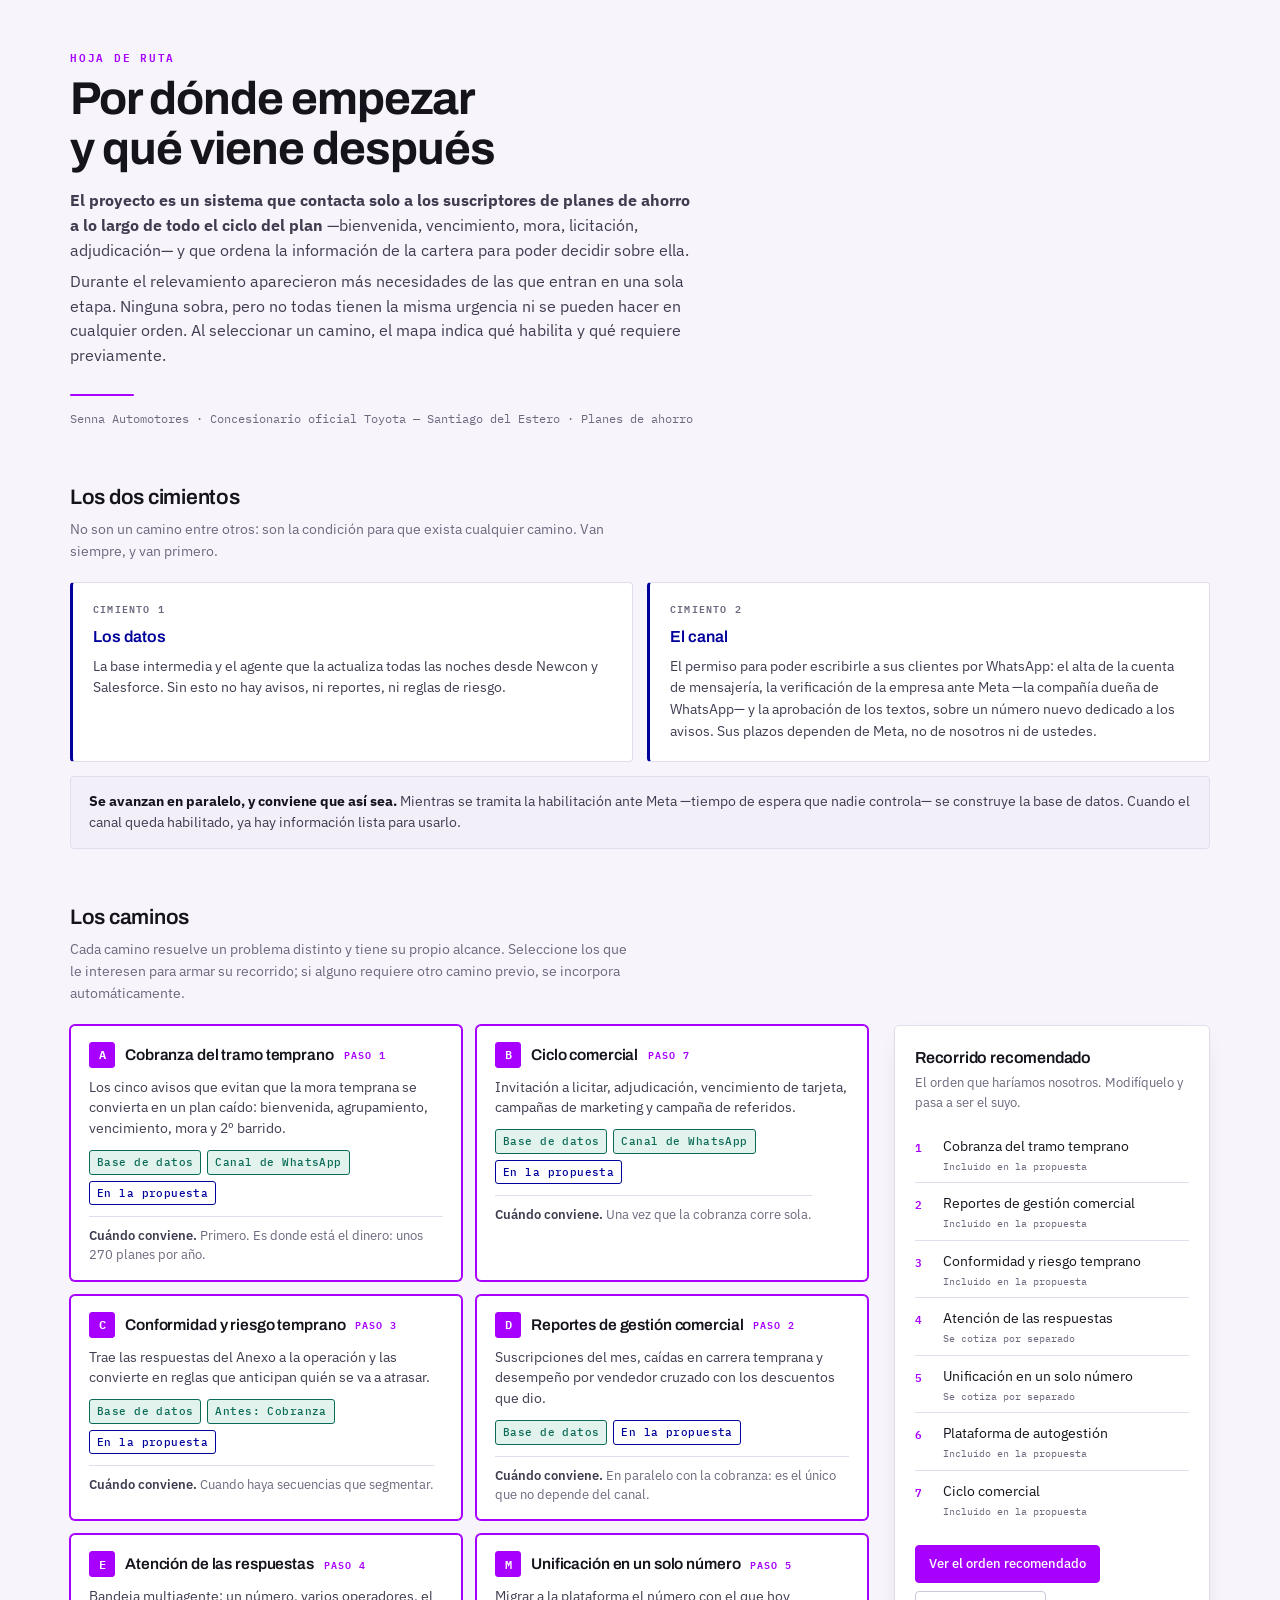
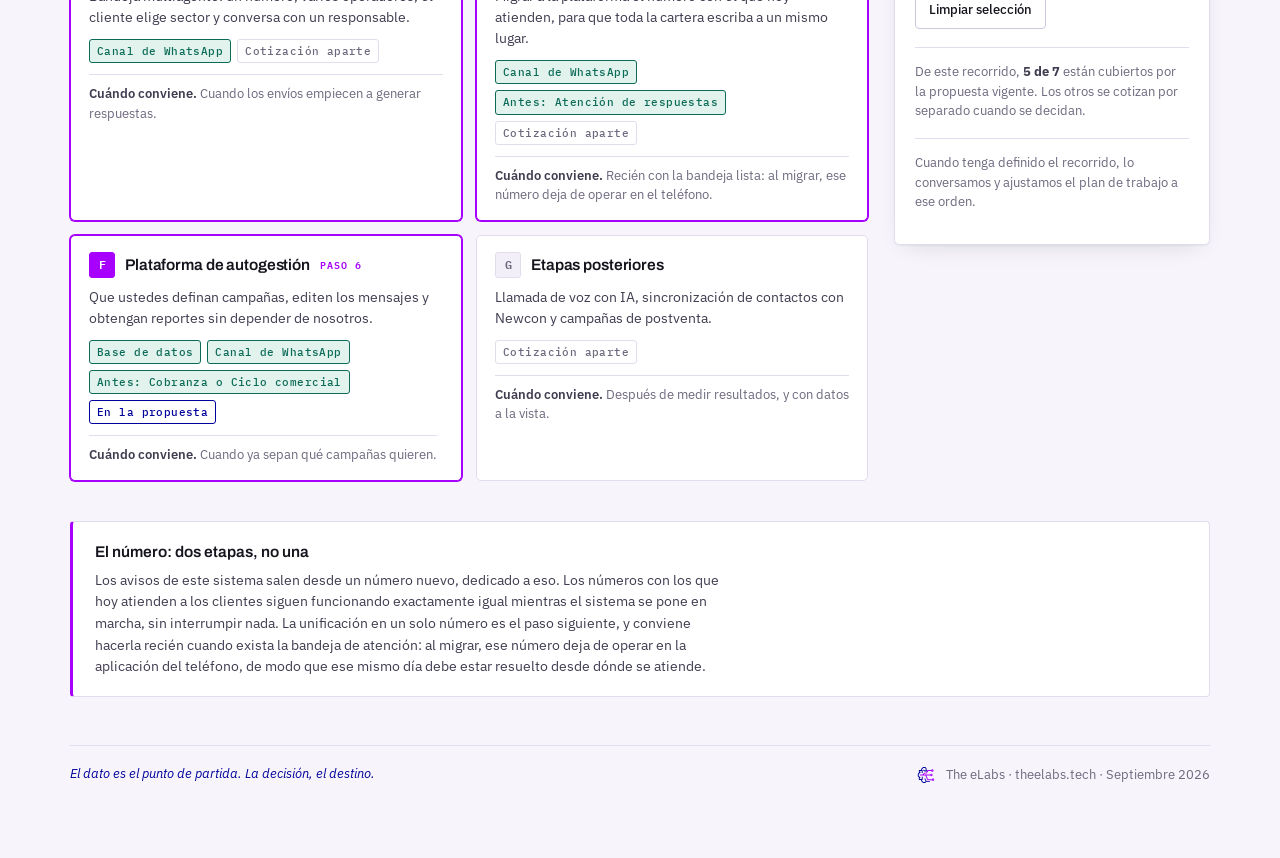
<file: paginas/propuesta.html>
<!doctype html>
<html lang="es">
<head>
<meta charset="utf-8">
<meta name="viewport" content="width=device-width, initial-scale=1, viewport-fit=cover">
<title>Propuesta · Senna Automotores</title>
<link rel="preconnect" href="https://fonts.googleapis.com">
<link rel="preconnect" href="https://fonts.gstatic.com" crossorigin>
<link rel="stylesheet" href="https://fonts.googleapis.com/css2?family=Archivo:wght@500;600;700&family=IBM+Plex+Mono:wght@500;600&family=IBM+Plex+Sans:wght@400;500;600&display=swap">
<link rel="stylesheet" href="../assets/estilos.css">
</head>
<body>
<div class="wrap">

  
  <p class="eyebrow">Hoja de ruta</p>
  <h1>Por dónde empezar y qué viene después</h1>
  <p class="sub"><strong>El proyecto es un sistema que contacta solo a los suscriptores de planes de ahorro a lo largo de todo el ciclo del plan</strong> —bienvenida, vencimiento, mora, licitación, adjudicación— y que ordena la información de la cartera para poder decidir sobre ella.</p>
  <p class="sub">Durante el relevamiento aparecieron más necesidades de las que entran en una sola etapa. Ninguna sobra, pero no todas tienen la misma urgencia ni se pueden hacer en cualquier orden. Al seleccionar un camino, el mapa indica qué habilita y qué requiere previamente.</p>
  <div class="rule"></div>
  <p class="meta">Senna Automotores · Concesionario oficial Toyota — Santiago del Estero · Planes de ahorro</p>

  <section>
    <div class="sec-head"><h2>Los dos cimientos</h2></div>
    <p class="sec-note">No son un camino entre otros: son la condición para que exista cualquier camino. Van siempre, y van primero.</p>
    <div class="base">
      <div class="base-card">
        <span class="base-tag">Cimiento 1</span>
        <h3>Los datos</h3>
        <p>La base intermedia y el agente que la actualiza todas las noches desde Newcon y Salesforce. Sin esto no hay avisos, ni reportes, ni reglas de riesgo.</p>
      </div>
      <div class="base-card">
        <span class="base-tag">Cimiento 2</span>
        <h3>El canal</h3>
        <p>El permiso para poder escribirle a sus clientes por WhatsApp: el alta de la cuenta de mensajería, la verificación de la empresa ante Meta —la compañía dueña de WhatsApp— y la aprobación de los textos, sobre un número nuevo dedicado a los avisos. Sus plazos dependen de Meta, no de nosotros ni de ustedes.</p>
      </div>
    </div>
    <p class="parallel"><strong>Se avanzan en paralelo, y conviene que así sea.</strong> Mientras se tramita la habilitación ante Meta —tiempo de espera que nadie controla— se construye la base de datos. Cuando el canal queda habilitado, ya hay información lista para usarlo.</p>
  </section>

  <section>
    <div class="sec-head"><h2>Los caminos</h2></div>
    <p class="sec-note">Cada camino resuelve un problema distinto y tiene su propio alcance. Seleccione los que le interesen para armar su recorrido; si alguno requiere otro camino previo, se incorpora automáticamente.</p>
    <div class="board">
      <div class="paths" id="paths"></div>
      <aside class="panel">
        <h2 id="panelTitle">Recorrido recomendado</h2>
        <p class="panel-sub" id="panelSub">El orden que haríamos nosotros. Modifíquelo y pasa a ser el suyo.</p>
        <ol class="route" id="route"></ol>
        <div class="actions">
          <button class="act primary" id="reset" type="button">Ver el orden recomendado</button>
          <button class="act" id="clear" type="button">Limpiar selección</button>
        </div>
        <p class="panel-foot" id="coverage"></p>
        <p class="panel-foot">Cuando tenga definido el recorrido, lo conversamos y ajustamos el plan de trabajo a ese orden.</p>
      </aside>
    </div>
  </section>

  <div class="warn">
    <h3>El número: dos etapas, no una</h3>
    <p>Los avisos de este sistema salen desde un número nuevo, dedicado a eso. Los números con los que hoy atienden a los clientes siguen funcionando exactamente igual mientras el sistema se pone en marcha, sin interrumpir nada. La unificación en un solo número es el paso siguiente, y conviene hacerla recién cuando exista la bandeja de atención: al migrar, ese número deja de operar en la aplicación del teléfono, de modo que ese mismo día debe estar resuelto desde dónde se atiende.</p>
  </div>

  <footer>
    <span><em>El dato es el punto de partida. La decisión, el destino.</em></span>
    <span class="brand-foot"><svg xmlns="http://www.w3.org/2000/svg" viewBox="0 0 400 400"> <path class="cls-1" d="M265.3,312.09h-55.15l-21.68-45.31c-2.01-4.2-7.04-5.97-11.23-3.96-4.2,2.01-5.97,7.04-3.96,11.23l20.26,42.35-12.21,12.21h-29.52l-23.36-23.36v-14.55h2.93c2.22,0,4.39-.9,5.96-2.47,1.57-1.57,2.47-3.74,2.47-5.96v-45.73c0-4.65-3.77-8.42-8.42-8.42s-8.42,3.77-8.42,8.42v37.31h-36.47v-17.94c3.12,1.46,6.95.92,9.53-1.66,3.29-3.29,3.29-8.62,0-11.91l-28.61-28.61v-27.47l32.86-32.86c3.29-3.29,3.29-8.62,0-11.91-3.29-3.29-8.62-3.29-11.91,0l-1.87,1.87v-17.22h36.47v34.11c0,4.65,3.77,8.42,8.42,8.42s8.42-3.77,8.42-8.42v-42.54c0-2.22-.9-4.39-2.47-5.96-1.57-1.57-3.74-2.47-5.96-2.47h-2.93v-14.55l23.36-23.36h29.52l11.81,11.81v35.01h-16.17l-13.03-13.03c-3.29-3.29-8.62-3.29-11.91,0-3.29,3.29-3.29,8.62,0,11.91l15.5,15.5c1.57,1.57,3.74,2.47,5.96,2.47h54.65c4.65,0,8.42-3.77,8.42-8.42s-3.77-8.42-8.42-8.42h-18.15v-38.49c0-2.22-.9-4.39-2.47-5.96l-16.74-16.74c-1.57-1.57-3.74-2.47-5.96-2.47h-36.5c-2.22,0-4.39.9-5.96,2.47l-28.29,28.29c-1.57,1.57-2.47,3.74-2.47,5.96v18.04h-33.54c-2.22,0-4.39.9-5.96,2.47-1.57,1.57-2.47,3.74-2.47,5.96v40.17c0,.71.1,1.4.26,2.06l-16.88,16.88c-1.57,1.57-2.47,3.74-2.47,5.96v34.45c0,2.22.9,4.39,2.47,5.96l16.62,16.62s0,.05,0,.07v42.41c0,2.22.9,4.39,2.47,5.96s3.74,2.47,5.96,2.47h33.54v18.04c0,2.22.9,4.39,2.47,5.96l28.29,28.29c1.57,1.57,3.74,2.47,5.96,2.47h36.5c2.22,0,4.39-.9,5.96-2.47l14.06-14.06s0,0,.01,0h60.46c4.65,0,8.42-3.77,8.42-8.42s-3.77-8.42-8.42-8.42Z"/> <path class="cls-2" d="M343,270.28c-3.96-3.97-9.52-6.46-15.58-6.45-6.06,0-11.62,2.48-15.58,6.45-2.02,2.02-3.66,4.45-4.78,7.15h-69.65l-31.51-69.01h72.79c1.12,2.7,2.75,5.14,4.78,7.15,3.96,3.97,9.52,6.46,15.58,6.45,6.06,0,11.62-2.48,15.58-6.45,3.97-3.96,6.46-9.52,6.45-15.58,0-6.06-2.48-11.62-6.45-15.58-3.96-3.97-9.52-6.46-15.58-6.45-6.06,0-11.62,2.48-15.58,6.45-2.02,2.02-3.66,4.45-4.78,7.15h-117.86l16.57-16.57h32.09c3.25,0,6.23-1.89,7.62-4.83l20.23-42.88h58.49c1.12,2.7,2.75,5.14,4.78,7.15,3.96,3.97,9.52,6.46,15.58,6.45,6.06,0,11.62-2.48,15.58-6.45,3.97-3.96,6.46-9.52,6.45-15.58,0-6.06-2.48-11.62-6.45-15.58-3.96-3.97-9.52-6.46-15.58-6.45-6.06,0-11.62,2.48-15.58,6.45-2.02,2.02-3.66,4.45-4.78,7.15h-63.83c-3.25,0-6.23,1.89-7.62,4.83l-20.23,42.88h-30.24c-2.22,0-4.39.9-5.96,2.47l-30.4,30.4c-.18.18-.34.37-.5.56h-41.16c-4.65,0-8.42,3.77-8.42,8.42s3.77,8.42,8.42,8.42h91.49l36.95,80.93c1.37,3,4.36,4.93,7.66,4.93h75.07c1.12,2.7,2.75,5.14,4.78,7.15,3.96,3.97,9.52,6.46,15.58,6.45,6.06,0,11.62-2.48,15.58-6.45,3.97-3.96,6.46-9.52,6.45-15.58,0-6.06-2.48-11.62-6.45-15.58ZM312.53,115.21c.96-.95,2.21-1.51,3.66-1.52,1.46,0,2.7.57,3.66,1.52.95.96,1.51,2.21,1.52,3.66,0,1.46-.57,2.7-1.52,3.66-.96.95-2.21,1.51-3.66,1.52-1.46,0-2.7-.57-3.66-1.52-.95-.96-1.51-2.21-1.52-3.66,0-1.46.57-2.7,1.52-3.66ZM295.38,196.34c.96-.95,2.21-1.51,3.66-1.52,1.46,0,2.7.57,3.66,1.52.95.96,1.51,2.21,1.52,3.66,0,1.46-.57,2.7-1.52,3.66-.96.95-2.21,1.51-3.66,1.52-1.46,0-2.7-.57-3.66-1.52-.95-.96-1.51-2.21-1.52-3.66,0-1.46.57-2.7,1.52-3.66ZM331.08,289.52c-.96.95-2.21,1.51-3.66,1.52-1.46,0-2.7-.57-3.66-1.52-.95-.96-1.51-2.21-1.52-3.66,0-1.46.57-2.7,1.52-3.66.96-.95,2.21-1.51,3.66-1.52,1.46,0,2.7.57,3.66,1.52.95.96,1.51,2.21,1.52,3.66,0,1.46-.57,2.7-1.52,3.66Z"/> </svg> The eLabs · theelabs.tech · Septiembre 2026</span>
  </footer>
</div>
<script>

const PATHS = [
  { id:'A', name:'Cobranza del tramo temprano',
    what:'Los cinco avisos que evitan que la mora temprana se convierta en un plan caído: bienvenida, agrupamiento, vencimiento, mora y 2º barrido.',
    needs:['Base de datos','Canal de WhatsApp'], reqAll:[], reqAny:[], when:'Primero. Es donde está el dinero: unos 270 planes por año.', inProposal:true },
  { id:'B', name:'Ciclo comercial',
    what:'Invitación a licitar, adjudicación, vencimiento de tarjeta, campañas de marketing y campaña de referidos.',
    needs:['Base de datos','Canal de WhatsApp'], reqAll:[], reqAny:[], when:'Una vez que la cobranza corre sola.', inProposal:true },
  { id:'C', name:'Conformidad y riesgo temprano',
    what:'Trae las respuestas del Anexo a la operación y las convierte en reglas que anticipan quién se va a atrasar.',
    needs:['Base de datos'], reqAll:['A'], reqAny:[], when:'Cuando haya secuencias que segmentar.', inProposal:true },
  { id:'D', name:'Reportes de gestión comercial',
    what:'Suscripciones del mes, caídas en carrera temprana y desempeño por vendedor cruzado con los descuentos que dio.',
    needs:['Base de datos'], reqAll:[], reqAny:[], when:'En paralelo con la cobranza: es el único que no depende del canal.', inProposal:true, free:true },
  { id:'E', name:'Atención de las respuestas',
    what:'Bandeja multiagente: un número, varios operadores, el cliente elige sector y conversa con un responsable.',
    needs:['Canal de WhatsApp'], reqAll:[], reqAny:[], when:'Cuando los envíos empiecen a generar respuestas.', inProposal:false },
  { id:'M', name:'Unificación en un solo número',
    what:'Migrar a la plataforma el número con el que hoy atienden, para que toda la cartera escriba a un mismo lugar.',
    needs:['Canal de WhatsApp'], reqAll:['E'], reqAny:[], when:'Recién con la bandeja lista: al migrar, ese número deja de operar en el teléfono.', inProposal:false },
  { id:'F', name:'Plataforma de autogestión',
    what:'Que ustedes definan campañas, editen los mensajes y obtengan reportes sin depender de nosotros.',
    needs:['Base de datos','Canal de WhatsApp'], reqAll:[], reqAny:['A','B'], when:'Cuando ya sepan qué campañas quieren.', inProposal:true },
  { id:'G', name:'Etapas posteriores',
    what:'Llamada de voz con IA, sincronización de contactos con Newcon y campañas de postventa.',
    needs:[], reqAll:[], reqAny:[], when:'Después de medir resultados, y con datos a la vista.', inProposal:false },
];
const RECOMMENDED = ['A','D','C','E','M','F','B'];
const SHORT = {"A": "Cobranza", "B": "Ciclo comercial", "C": "Conformidad", "D": "Reportes", "E": "Atención de respuestas", "M": "Número único", "F": "Autogestión", "G": "Etapas posteriores"};
const byId = id => PATHS.find(p => p.id === id);

let route = RECOMMENDED.slice();
let touched = false;

const elPaths = document.getElementById('paths');
const elRoute = document.getElementById('route');
const elTitle = document.getElementById('panelTitle');
const elSub   = document.getElementById('panelSub');
const elCov   = document.getElementById('coverage');

function missing(p){
  const m = p.reqAll.filter(r => !route.includes(r));
  if (p.reqAny.length && !p.reqAny.some(r => route.includes(r))) m.push(p.reqAny.join(' o '));
  return m;
}

function toggle(id){
  touched = true;
  const p = byId(id);
  if (route.includes(id)) {
    route = route.filter(x => x !== id);
    // soltar los que dependían de él
    let changed = true;
    while (changed) {
      changed = false;
      route = route.filter(x => {
        const q = byId(x);
        const okAll = q.reqAll.every(r => route.includes(r));
        const okAny = !q.reqAny.length || q.reqAny.some(r => route.includes(r));
        if (!okAll || !okAny) { changed = true; return false; }
        return true;
      });
    }
  } else {
    p.reqAll.forEach(r => { if (!route.includes(r)) route.push(r); });
    if (p.reqAny.length && !p.reqAny.some(r => route.includes(r))) route.push(p.reqAny[0]);
    route.push(id);
  }
  render();
}

function render(){
  elPaths.innerHTML = '';
  PATHS.forEach(p => {
    const pos = route.indexOf(p.id);
    const on = pos !== -1;
    const miss = missing(p);
    const b = document.createElement('button');
    b.type = 'button';
    b.className = 'card' + (!on && miss.length ? ' blocked' : '');
    b.setAttribute('aria-pressed', on ? 'true' : 'false');
    b.addEventListener('click', () => toggle(p.id));

    const chips = [];
    p.needs.forEach(n => chips.push('<span class="chip met">' + n + '</span>'));
    p.reqAll.forEach(r => chips.push('<span class="chip ' + (route.includes(r) ? 'met' : 'unmet') + '">Antes: ' + SHORT[r] + '</span>'));
    if (p.reqAny.length) {
      const ok = p.reqAny.some(r => route.includes(r));
      chips.push('<span class="chip ' + (ok ? 'met' : 'unmet') + '">Antes: ' + p.reqAny.map(r => SHORT[r]).join(' o ') + '</span>');
    }
    chips.push('<span class="chip ' + (p.inProposal ? 'inc' : '') + '">' + (p.inProposal ? 'En la propuesta' : 'Cotización aparte') + '</span>');

    b.innerHTML =
      '<div class="card-top">' +
        '<span class="code">' + p.id + '</span>' +
        '<h3>' + p.name + '</h3>' +
        (on ? '<span class="step">Paso ' + (pos + 1) + '</span>' : '') +
      '</div>' +
      '<p>' + p.what + '</p>' +
      '<div class="chips">' + chips.join('') + '</div>' +
      '<div class="when"><b>Cuándo conviene.</b> ' + p.when + '</div>';
    elPaths.appendChild(b);
  });

  elTitle.textContent = touched ? 'Su recorrido' : 'Recorrido recomendado';
  elSub.textContent = touched
    ? 'En el orden en que los fue eligiendo. Los requisitos previos se incorporan automáticamente.'
    : 'El orden que haríamos nosotros. Modifíquelo y pasa a ser el suyo.';

  elRoute.innerHTML = '';
  if (!route.length) {
    elRoute.innerHTML = '<p class="empty">Todavía no eligió ningún camino. Los dos cimientos se realizan de todos modos: son la base de todo lo demás.</p>';
  } else {
    route.forEach((id, i) => {
      const p = byId(id);
      const li = document.createElement('li');
      li.innerHTML = '<span class="ord">' + (i + 1) + '</span>' +
        '<span class="route-name">' + p.name +
        '<span class="route-cost">' + (p.inProposal ? 'Incluido en la propuesta' : 'Se cotiza por separado') + '</span></span>';
      elRoute.appendChild(li);
    });
  }

  const aparte = route.filter(id => !byId(id).inProposal).length;
  elCov.innerHTML = aparte === 0
    ? 'Todo lo que eligió está <b>cubierto por la propuesta vigente</b>, junto con los dos cimientos.'
    : 'De este recorrido, <b>' + (route.length - aparte) + ' de ' + route.length + '</b> están cubiertos por la propuesta vigente. Los otros ' + (aparte === 1 ? 'se cotiza' : 'se cotizan') + ' por separado cuando se decidan.';
}

document.getElementById('reset').addEventListener('click', () => { route = RECOMMENDED.slice(); touched = false; render(); });
document.getElementById('clear').addEventListener('click', () => { route = []; touched = true; render(); });

render();

</script>
</body>
</html>
</file>
<file: assets/estilos.css>
:root{
  --ground:#F7F5FB;
  --surface:#FFFFFF;
  --surface-2:#F2EFF8;
  --ink:#15131C;
  --ink-soft:#413C50;
  --muted:#6E687E;
  --line:#E2DDEC;
  --line-strong:#CFC7DE;
  --navy:#00009A;
  --morado:#A700FF;
  --morado-soft:#F3E6FF;
  --ready:#0B6B57;
  --ready-soft:#E2F2ED;
  --lock:#8C85A0;
  --logo-neutral:#6D6E70;
  --logo-navy:#00009A;
  --logo-accent:#A700FF;
  --shadow:0 1px 2px rgba(21,19,28,.06), 0 8px 24px -12px rgba(21,19,28,.18);
  --display:'Archivo', 'Helvetica Neue', Arial, sans-serif;
  --body:'IBM Plex Sans', system-ui, -apple-system, sans-serif;
  --mono:'IBM Plex Mono', ui-monospace, 'SF Mono', Menlo, monospace;
}
@media (prefers-color-scheme: dark){
  :root:not([data-theme="light"]){
    --ground:#100F16;
    --surface:#1A1823;
    --surface-2:#221F2E;
    --ink:#F0EDF6;
    --ink-soft:#C8C2D6;
    --muted:#958EA6;
    --line:#2E2A3B;
    --line-strong:#423C55;
    --navy:#8E96FF;
    --morado:#C77CFF;
    --morado-soft:#2E1F3D;
    --ready:#5FD7B4;
    --ready-soft:#12332B;
    --lock:#6E6883;
    --logo-neutral:#B4AFC0;
    --logo-navy:#8E96FF;
    --logo-accent:#C77CFF;
    --shadow:0 1px 2px rgba(0,0,0,.4), 0 8px 24px -12px rgba(0,0,0,.7);
  }
}
:root[data-theme="dark"]{
  --ground:#100F16;
  --surface:#1A1823;
  --surface-2:#221F2E;
  --ink:#F0EDF6;
  --ink-soft:#C8C2D6;
  --muted:#958EA6;
  --line:#2E2A3B;
  --line-strong:#423C55;
  --navy:#8E96FF;
  --morado:#C77CFF;
  --morado-soft:#2E1F3D;
  --ready:#5FD7B4;
  --ready-soft:#12332B;
  --lock:#6E6883;
  --logo-neutral:#B4AFC0;
  --logo-navy:#8E96FF;
  --logo-accent:#C77CFF;
  --shadow:0 1px 2px rgba(0,0,0,.4), 0 8px 24px -12px rgba(0,0,0,.7);
}


/* ---------- marca ---------- */
.brand{margin:0 0 28px;display:flex;align-items:center}
.brand svg{height:38px;width:auto;display:block}
.brand svg .cls-1{fill:var(--logo-neutral)}
.brand svg .cls-2{fill:var(--logo-navy)}
.brand svg .cls-3{fill:var(--logo-accent)}
.brand-foot{display:flex;align-items:center;gap:9px}
.brand-foot svg{height:22px;width:auto;display:block;flex:none}
.brand-foot svg .cls-1{fill:var(--logo-navy)}
.brand-foot svg .cls-2{fill:var(--logo-accent)}

*{box-sizing:border-box}
body{
  background:var(--ground);
  color:var(--ink);
  font-family:var(--body);
  font-size:15px;
  line-height:1.55;
  -webkit-font-smoothing:antialiased;
}
.wrap{max-width:1180px;margin:0 auto;padding-inline:20px;padding-block:40px 64px}

/* ---------- encabezado ---------- */
.eyebrow{
  font-family:var(--mono);font-size:11px;font-weight:600;letter-spacing:.16em;
  text-transform:uppercase;color:var(--morado);margin:0 0 10px
}
h1{
  font-family:var(--display);font-weight:700;font-size:clamp(30px,4.6vw,46px);
  line-height:1.08;letter-spacing:-.022em;margin:0 0 14px;text-wrap:balance;max-width:16ch
}
.sub{max-width:62ch;color:var(--ink-soft);margin:0 0 6px;font-size:16px}
.meta{font-family:var(--mono);font-size:12px;color:var(--muted);margin:14px 0 0}
.rule{height:2px;background:var(--morado);width:64px;margin:26px 0 0;border-radius:2px}

/* ---------- cimientos ---------- */
section{margin-top:52px}
.sec-head{display:flex;align-items:baseline;gap:12px;flex-wrap:wrap;margin-bottom:6px}
h2{
  font-family:var(--display);font-weight:600;font-size:21px;letter-spacing:-.012em;
  margin:0;color:var(--ink)
}
.sec-note{color:var(--muted);font-size:14px;margin:0 0 20px;max-width:70ch}

.base{
  display:grid;grid-template-columns:repeat(2,1fr);gap:14px;
}
.base-card{
  background:var(--surface);border:1px solid var(--line);border-left:3px solid var(--navy);
  border-radius:4px;padding:18px 20px;
}
.base-card h3{
  font-family:var(--display);font-weight:600;font-size:16px;margin:0 0 6px;color:var(--navy)
}
.base-card p{margin:0;color:var(--ink-soft);font-size:14px}
.base-tag{
  font-family:var(--mono);font-size:10px;font-weight:600;letter-spacing:.12em;text-transform:uppercase;
  color:var(--muted);display:block;margin-bottom:8px
}
.parallel{
  margin-top:14px;background:var(--surface-2);border-radius:4px;padding:14px 18px;
  font-size:14px;color:var(--ink-soft);border:1px solid var(--line)
}
.parallel strong{color:var(--ink)}

/* ---------- layout caminos + panel ---------- */
.board{display:grid;grid-template-columns:1fr 316px;gap:26px;align-items:start}
.paths{display:grid;grid-template-columns:repeat(2,1fr);gap:14px}

.card{
  position:relative;text-align:left;width:100%;
  background:var(--surface);border:1px solid var(--line);border-radius:5px;
  padding:16px 18px 15px;cursor:pointer;font:inherit;color:inherit;
  transition:border-color .15s, box-shadow .15s, transform .15s;
  display:flex;flex-direction:column;gap:9px;
}
.card:hover{border-color:var(--line-strong);box-shadow:var(--shadow)}
.card:focus-visible{outline:2px solid var(--morado);outline-offset:2px}
.card[aria-pressed="true"]{border-color:var(--morado);box-shadow:0 0 0 1px var(--morado)}
.card.blocked{background:var(--surface-2)}

.card-top{display:flex;align-items:center;gap:10px}
.code{
  font-family:var(--mono);font-size:12px;font-weight:600;
  width:26px;height:26px;flex:none;display:grid;place-items:center;border-radius:3px;
  background:var(--surface-2);color:var(--muted);border:1px solid var(--line)
}
.card[aria-pressed="true"] .code{background:var(--morado);color:#fff;border-color:var(--morado)}
.card h3{font-family:var(--display);font-weight:600;font-size:15.5px;margin:0;letter-spacing:-.008em;flex:1}
.step{
  font-family:var(--mono);font-size:10px;font-weight:600;letter-spacing:.1em;
  color:var(--morado);text-transform:uppercase
}
.card p{margin:0;font-size:13.5px;color:var(--ink-soft)}
.chips{display:flex;flex-wrap:wrap;gap:6px;margin-top:2px}
.chip{
  font-family:var(--mono);font-size:10.5px;font-weight:500;letter-spacing:.04em;
  padding:3px 7px;border-radius:3px;border:1px solid var(--line);color:var(--muted);
  background:var(--surface)
}
.chip.met{color:var(--ready);border-color:var(--ready);background:var(--ready-soft)}
.chip.unmet{color:var(--lock);border-style:dashed}
.chip.inc{color:var(--navy);border-color:var(--navy)}
.when{
  font-size:12.5px;color:var(--muted);border-top:1px solid var(--line);padding-top:9px;margin-top:2px
}
.when b{color:var(--ink-soft);font-weight:600}

/* ---------- panel ---------- */
.panel{
  position:sticky;top:calc(env(safe-area-inset-top, 0px) + 16px);
  background:var(--surface);border:1px solid var(--line);border-radius:5px;padding:20px;
  box-shadow:var(--shadow)
}
.panel h2{font-size:16px;margin:0 0 3px}
.panel-sub{font-size:12.5px;color:var(--muted);margin:0 0 16px}
ol.route{list-style:none;margin:0;padding:0;display:flex;flex-direction:column;gap:2px}
ol.route li{
  display:flex;align-items:flex-start;gap:10px;padding:8px 0;border-bottom:1px solid var(--line);
  font-size:13.5px
}
ol.route li:last-child{border-bottom:0}
.ord{
  font-family:var(--mono);font-size:11px;font-weight:600;color:var(--morado);
  min-width:18px;padding-top:2px;font-variant-numeric:tabular-nums
}
.route-name{flex:1;color:var(--ink)}
.route-cost{font-family:var(--mono);font-size:10px;color:var(--muted);display:block;margin-top:2px}
.empty{font-size:13.5px;color:var(--muted);padding:10px 0 4px}
.actions{display:flex;gap:8px;margin-top:18px;flex-wrap:wrap}
button.act{
  font:inherit;font-size:13px;font-weight:500;cursor:pointer;padding:8px 13px;border-radius:4px;
  border:1px solid var(--line-strong);background:var(--surface);color:var(--ink);
  transition:background .15s,border-color .15s
}
button.act:hover{background:var(--surface-2);border-color:var(--morado)}
button.act:focus-visible{outline:2px solid var(--morado);outline-offset:2px}
button.act.primary{background:var(--morado);border-color:var(--morado);color:#fff}
button.act.primary:hover{filter:brightness(1.08);background:var(--morado)}
.panel-foot{
  margin-top:18px;padding-top:14px;border-top:1px solid var(--line);
  font-size:12.5px;color:var(--muted)
}
.panel-foot b{color:var(--ink-soft)}

/* ---------- aviso ---------- */
.warn{
  margin-top:40px;background:var(--surface);border:1px solid var(--line);
  border-left:3px solid var(--morado);border-radius:4px;padding:18px 22px
}
.warn h3{font-family:var(--display);font-weight:600;font-size:15.5px;margin:0 0 6px}
.warn p{margin:0;font-size:14px;color:var(--ink-soft);max-width:78ch}

footer{
  margin-top:48px;padding-top:18px;border-top:1px solid var(--line);
  display:flex;justify-content:space-between;gap:14px;flex-wrap:wrap;
  font-size:12.5px;color:var(--muted)
}
footer em{color:var(--navy);font-style:italic}

@media (max-width:980px){
  .board{grid-template-columns:1fr}
  .panel{position:static}
}
@media (max-width:620px){
  .paths{grid-template-columns:1fr}
  .base{grid-template-columns:1fr}
  .wrap{padding-block:30px 48px}
}
@media (prefers-reduced-motion:reduce){*{transition:none!important}}

[hidden]{display:none!important}
.site{background:var(--ground);border-bottom:1px solid var(--line)}
.shell{max-width:1180px;margin:0 auto;padding:22px 20px 0}
.site .brand{margin:0 0 16px}
nav.tabs{display:flex;gap:26px;overflow-x:auto;scrollbar-width:none}
nav.tabs::-webkit-scrollbar{display:none}
nav.tabs a{
  font-family:var(--display);font-weight:600;font-size:15px;color:var(--muted);text-decoration:none;
  padding:10px 0 11px;border-bottom:2px solid transparent;white-space:nowrap;margin-bottom:-1px
}
nav.tabs a:hover{color:var(--ink)}
nav.tabs a[aria-current="page"]{color:var(--ink);border-bottom-color:var(--morado)}
nav.tabs a:focus-visible{outline:2px solid var(--morado);outline-offset:3px;border-radius:2px}
.view.wrap{padding-block:36px 64px}
.lead{max-width:62ch;color:var(--ink-soft);font-size:16px;margin:0}

.next{background:var(--surface);border:1px solid var(--line);border-left:3px solid var(--navy);border-radius:4px;padding:18px 22px;display:flex;flex-wrap:wrap;gap:8px 32px;align-items:baseline;justify-content:space-between}
.next .when-big{font-family:var(--display);font-weight:600;font-size:22px;letter-spacing:-.012em;margin:0}
.next .t{margin:0;color:var(--ink-soft);font-size:15px}
.next .k{font-size:13px;color:var(--muted);margin:0 0 4px}

.cols{display:grid;grid-template-columns:repeat(2,1fr);gap:14px}
.col{background:var(--surface);border:1px solid var(--line);border-radius:5px;padding:16px 18px}
.col h3{font-family:var(--display);font-weight:600;font-size:15.5px;margin:0 0 4px}
.col .cnt{font-size:12.5px;color:var(--muted);margin:0 0 10px}
.col ul{list-style:none;margin:0;padding:0}
.col li{padding:8px 0;border-top:1px solid var(--line);font-size:14px;color:var(--ink-soft)}
.col li:first-child{border-top:0}
.col li small{display:block;color:var(--muted);font-size:12.5px;margin-top:2px}
.col .none{font-size:14px;color:var(--muted)}

.links{display:grid;grid-template-columns:repeat(3,1fr);gap:14px}
.link-card{display:block;text-decoration:none;color:inherit;background:var(--surface);border:1px solid var(--line);border-radius:5px;padding:16px 18px;transition:border-color .15s,box-shadow .15s}
.link-card:hover{border-color:var(--morado);box-shadow:var(--shadow)}
.link-card:focus-visible{outline:2px solid var(--morado);outline-offset:2px}
.link-card h3{font-family:var(--display);font-weight:600;font-size:15.5px;margin:0 0 4px}
.link-card p{margin:0;font-size:13.5px;color:var(--ink-soft)}

.log{display:flex;flex-direction:column;gap:18px}
.entry{background:var(--surface);border:1px solid var(--line);border-radius:5px;padding:20px 22px;scroll-margin-top:16px}
.entry:target,.entry.focus{border-color:var(--morado);box-shadow:0 0 0 1px var(--morado)}
.entry-head{display:flex;flex-wrap:wrap;gap:6px 14px;align-items:baseline;justify-content:space-between;margin-bottom:4px}
.entry h3{font-family:var(--display);font-weight:600;font-size:18px;letter-spacing:-.01em;margin:0}
.entry .src{font-size:13px;color:var(--muted);margin:0 0 14px}
.entry .summary{font-size:14.5px;color:var(--ink-soft);margin:0 0 14px;max-width:70ch}
.grp{margin-top:14px}
.grp h4{font-family:var(--display);font-weight:600;font-size:14px;margin:0 0 6px;color:var(--navy)}
.tbl{width:100%;border-collapse:collapse;font-size:13.5px}
.tbl th{text-align:left;font-weight:500;color:var(--muted);font-size:12.5px;padding:6px 10px 6px 0;border-bottom:1px solid var(--line-strong)}
.tbl td{padding:9px 10px 9px 0;border-bottom:1px solid var(--line);vertical-align:top;color:var(--ink-soft)}
.tbl td.who,.tbl td.due{white-space:nowrap;color:var(--muted)}
.tbl tr:last-child td{border-bottom:0}
.tblwrap{overflow-x:auto}
.entry-foot{margin-top:16px;display:flex;gap:8px;flex-wrap:wrap}
.chip.pend{color:var(--morado);border-color:var(--morado);background:var(--morado-soft)}

.drive{background:var(--surface);border:1px solid var(--line);border-left:3px solid var(--morado);border-radius:4px;padding:20px 22px;display:flex;flex-wrap:wrap;gap:14px 28px;align-items:center;justify-content:space-between}
.drive p{margin:0;color:var(--ink-soft);max-width:60ch;font-size:15px}
a.act{display:inline-block;text-decoration:none}
.folders{display:grid;grid-template-columns:repeat(2,1fr);gap:14px}
.folder{background:var(--surface);border:1px solid var(--line);border-radius:5px;padding:14px 18px}
.folder h3{font-family:var(--display);font-weight:600;font-size:15.5px;margin:0 0 3px}
.folder p{margin:0;font-size:13.5px;color:var(--ink-soft)}
ol.how{margin:0;padding:0;list-style:none;display:flex;flex-direction:column;max-width:70ch}
ol.how li{display:flex;gap:12px;padding:10px 0;border-bottom:1px solid var(--line);font-size:14.5px;color:var(--ink-soft)}
ol.how li:last-child{border-bottom:0}
@media (max-width:760px){.cols,.links,.folders{grid-template-columns:1fr}}
@media (max-width:620px){.view.wrap{padding-block:28px 48px}.entry{padding:16px 16px}}

.view.frame{padding:0}
.note{background:var(--surface-2);border:1px solid var(--line);border-radius:4px;padding:14px 18px;font-size:14px;color:var(--ink-soft);max-width:78ch}
.note b{color:var(--ink)}
.folder .chip{margin-top:8px;display:inline-block}
.empty-state{font-size:14.5px;color:var(--muted)}
</file>
